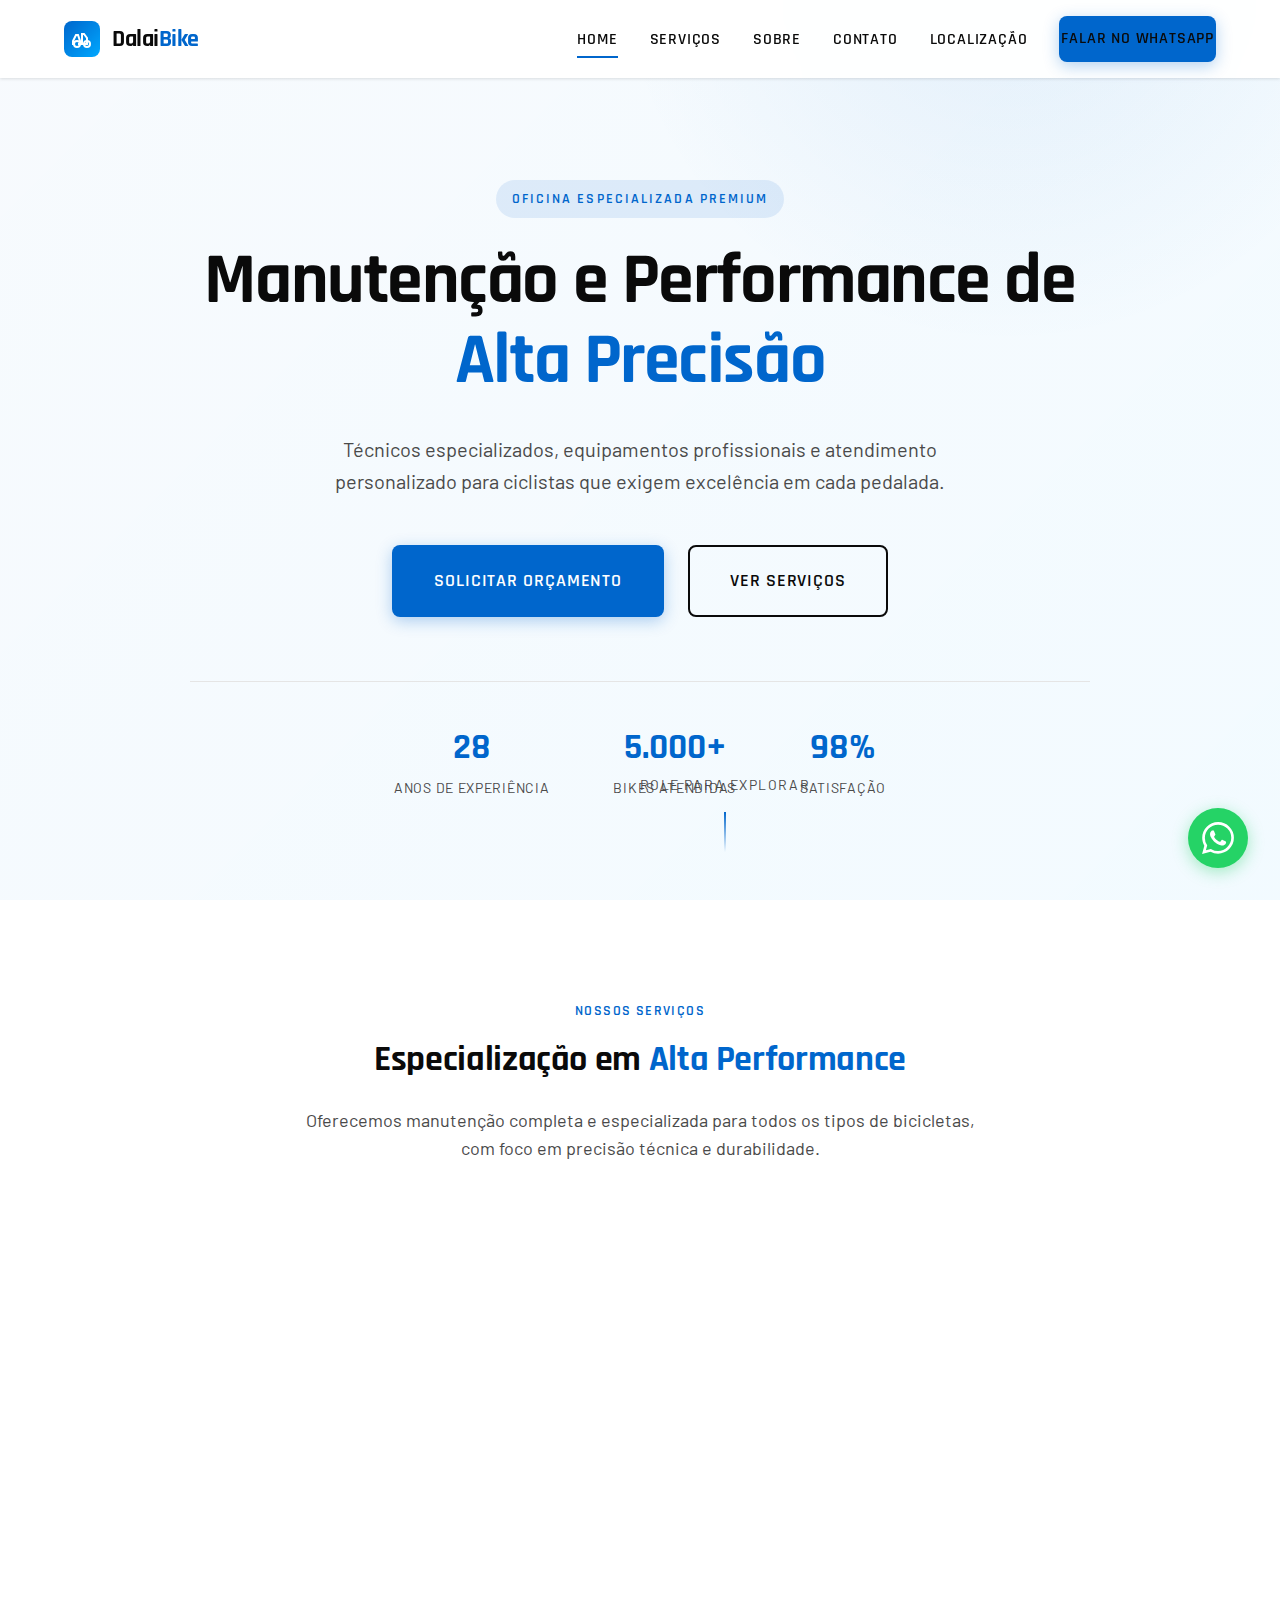
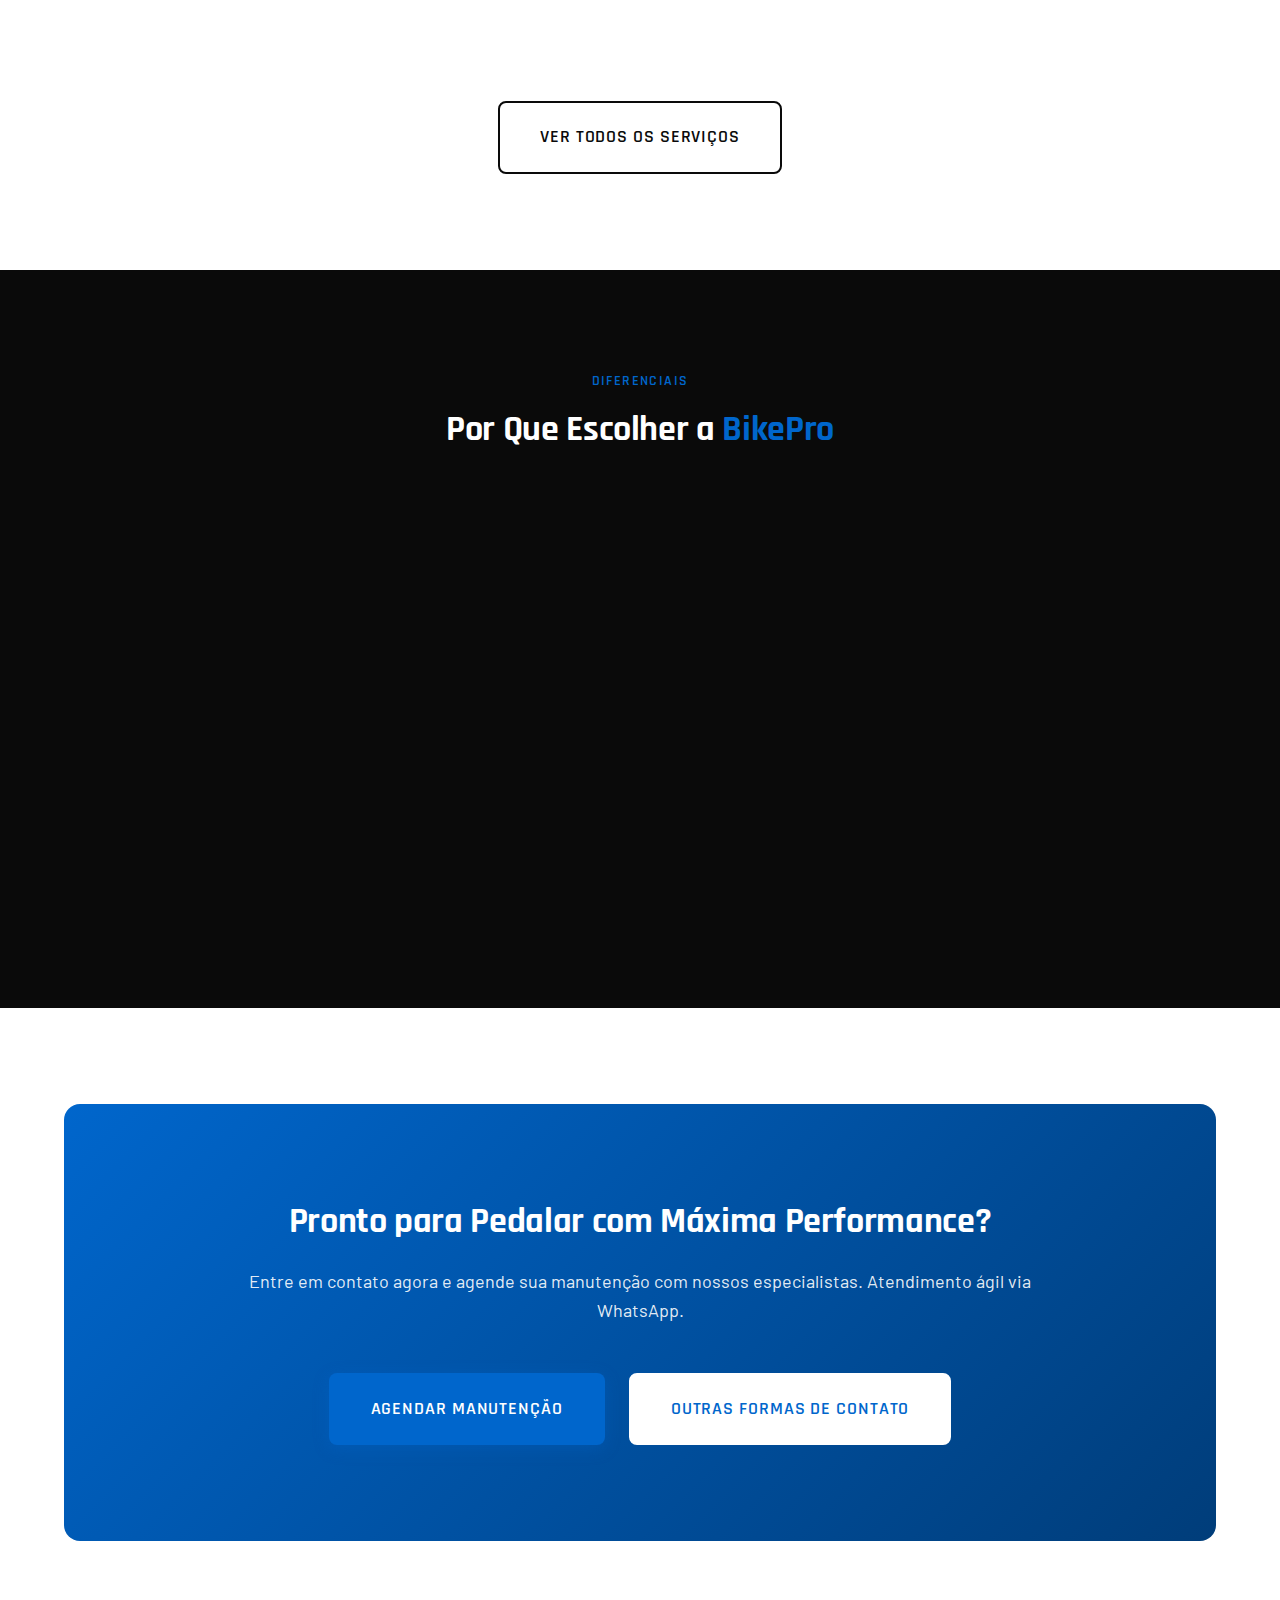
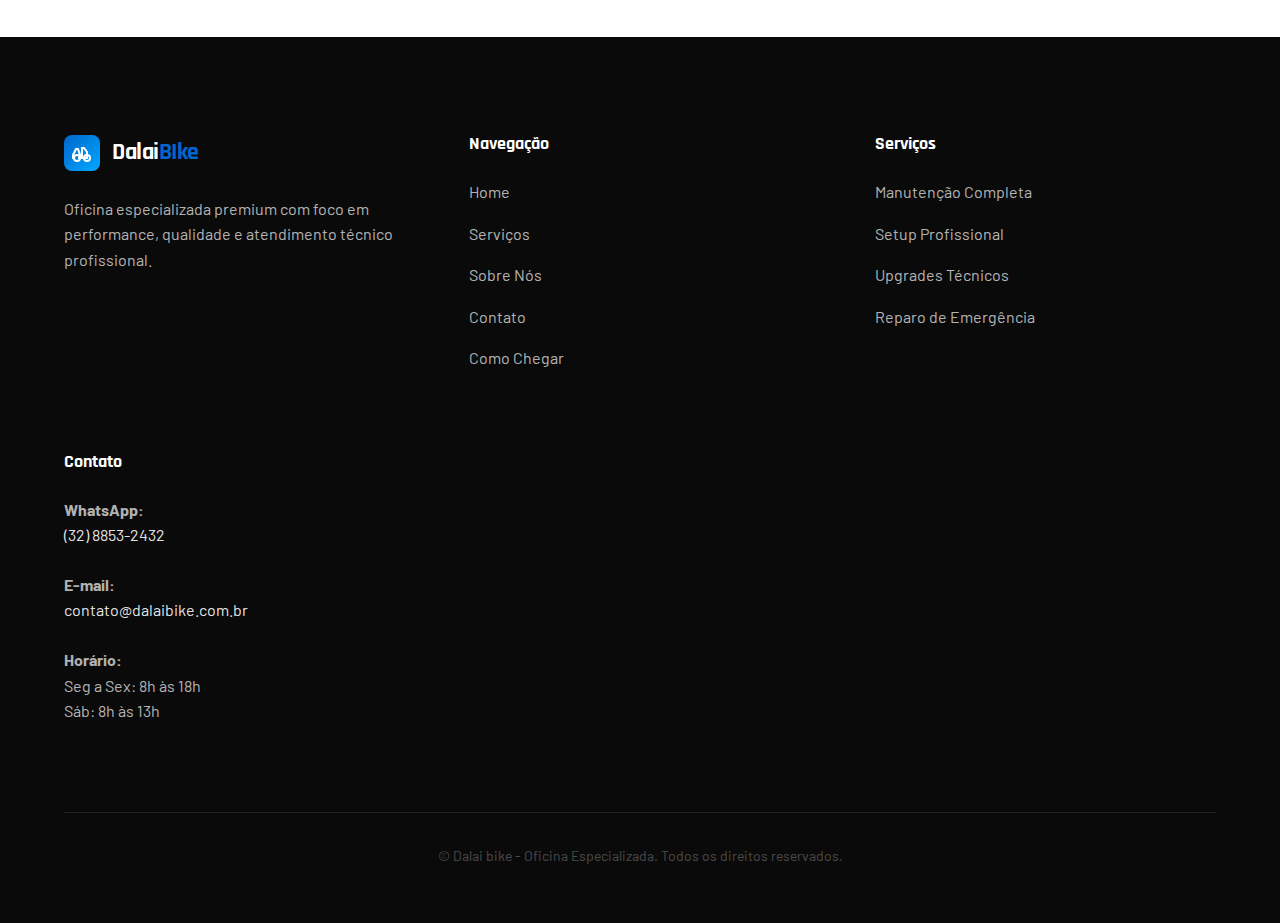
<file: dalaybiker/index.html>
<!DOCTYPE html>
<html lang="pt-BR">
<head>
    <meta charset="UTF-8">
    <meta name="viewport" content="width=device-width, initial-scale=1.0">
    <meta name="description" content="Oficina especializada em bicicletas premium. Manutenção profissional, ajustes técnicos e upgrades para ciclistas exigentes.">
    <meta name="keywords" content="oficina bicicleta, manutenção bike, mecânica especializada, bike premium, oficina profissional">
    <title>Oficina de Bicicletas | Manutenção Especializada e Profissional</title>
    <link rel="stylesheet" href="css/main.css">
    <link rel="preconnect" href="https://fonts.googleapis.com">
    <link rel="preconnect" href="https://fonts.gstatic.com" crossorigin>
    <link href="https://fonts.googleapis.com/css2?family=Rajdhani:wght@500;600;700&family=Barlow:wght@400;500;600;700&display=swap" rel="stylesheet">
</head>
<body>
    <!-- WhatsApp Floating Button -->
    <a href="https://wa.me/553288532432?text=Olá!%20Gostaria%20de%20solicitar%20um%20orçamento" 
       class="whatsapp-float" 
       target="_blank" 
       rel="noopener noreferrer"
       aria-label="Falar no WhatsApp">
        <svg xmlns="http://www.w3.org/2000/svg" viewBox="0 0 24 24" fill="currentColor">
            <path d="M17.472 14.382c-.297-.149-1.758-.867-2.03-.967-.273-.099-.471-.148-.67.15-.197.297-.767.966-.94 1.164-.173.199-.347.223-.644.075-.297-.15-1.255-.463-2.39-1.475-.883-.788-1.48-1.761-1.653-2.059-.173-.297-.018-.458.13-.606.134-.133.298-.347.446-.52.149-.174.198-.298.298-.497.099-.198.05-.371-.025-.52-.075-.149-.669-1.612-.916-2.207-.242-.579-.487-.5-.669-.51-.173-.008-.371-.01-.57-.01-.198 0-.52.074-.792.372-.272.297-1.04 1.016-1.04 2.479 0 1.462 1.065 2.875 1.213 3.074.149.198 2.096 3.2 5.077 4.487.709.306 1.262.489 1.694.625.712.227 1.36.195 1.871.118.571-.085 1.758-.719 2.006-1.413.248-.694.248-1.289.173-1.413-.074-.124-.272-.198-.57-.347m-5.421 7.403h-.004a9.87 9.87 0 01-5.031-1.378l-.361-.214-3.741.982.998-3.648-.235-.374a9.86 9.86 0 01-1.51-5.26c.001-5.45 4.436-9.884 9.888-9.884 2.64 0 5.122 1.03 6.988 2.898a9.825 9.825 0 012.893 6.994c-.003 5.45-4.437 9.884-9.885 9.884m8.413-18.297A11.815 11.815 0 0012.05 0C5.495 0 .16 5.335.157 11.892c0 2.096.547 4.142 1.588 5.945L.057 24l6.305-1.654a11.882 11.882 0 005.683 1.448h.005c6.554 0 11.89-5.335 11.893-11.893a11.821 11.821 0 00-3.48-8.413z"/>
        </svg>
    </a>

    <!-- Header -->
    <header class="header">
        <nav class="navbar container">
            <div class="navbar__logo">
                <div class="logo">
                    <div class="logo__icon">
                        <svg xmlns="http://www.w3.org/2000/svg" viewBox="0 0 24 24" fill="none" stroke="currentColor" stroke-width="2">
                            <circle cx="7" cy="17" r="3"/>
                            <circle cx="17" cy="17" r="3"/>
                            <path d="M5 17H3v-3l3-6h2l2 6v3h-2M14 17h-2V7h2l3 4v6h-3"/>
                        </svg>
                    </div>
                    <span class="logo__text">Dalai<strong>Bike</strong></span>
                </div>
            </div>
            <button class="navbar__toggle" id="navToggle" aria-label="Menu de navegação" aria-expanded="false">
                <span></span>
                <span></span>
                <span></span>
            </button>
            <ul class="navbar__menu" id="navMenu">
                <li><a href="index.html" class="active">Home</a></li>
                <li><a href="pages/servicos.html">Serviços</a></li>
                <li><a href="pages/sobre.html">Sobre</a></li>
                <li><a href="pages/contato.html">Contato</a></li>
                <li><a href="pages/localizacao.html">Localização</a></li>
                <li><a href="https://wa.me/553288532432" class="btn btn--primary btn--small" target="_blank">Falar no WhatsApp</a></li>
            </ul>
        </nav>
    </header>

    <!-- Hero Section -->
    <section class="hero">
        <div class="hero__bg"></div>
        <div class="container">
            <div class="hero__content">
                <span class="hero__subtitle" data-animate="fade-up">Oficina Especializada Premium</span>
                <h1 class="hero__title" data-animate="fade-up" data-delay="100">
                    Manutenção e Performance de <span class="highlight">Alta Precisão</span>
                </h1>
                <p class="hero__description" data-animate="fade-up" data-delay="200">
                    Técnicos especializados, equipamentos profissionais e atendimento personalizado para ciclistas que exigem excelência em cada pedalada.
                </p>
                <div class="hero__actions" data-animate="fade-up" data-delay="300">
                    <a href="https://wa.me/553288532432?text=Olá!%20Gostaria%20de%20solicitar%20um%20orçamento" class="btn btn--primary btn--large" target="_blank">
                        Solicitar Orçamento
                    </a>
                    <a href="pages/servicos.html" class="btn btn--secondary btn--large">
                        Ver Serviços
                    </a>
                </div>
                <div class="hero__stats" data-animate="fade-up" data-delay="400">
                    <div class="stat">
                        <span class="stat__number">28</span>
                        <span class="stat__label">Anos de Experiência</span>
                    </div>
                    <div class="stat">
                        <span class="stat__number">5.000+</span>
                        <span class="stat__label">Bikes Atendidas</span>
                    </div>
                    <div class="stat">
                        <span class="stat__number">98%</span>
                        <span class="stat__label">Satisfação</span>
                    </div>
                </div>
            </div>
        </div>
        <div class="hero__scroll" data-animate="fade-up" data-delay="500">
            <span>Role para explorar</span>
            <div class="scroll-indicator"></div>
        </div>
    </section>

    <!-- Services Highlight -->
    <section class="services-highlight section">
        <div class="container">
            <div class="section__header">
                <span class="section__subtitle">Nossos Serviços</span>
                <h2 class="section__title">Especialização em <span class="highlight">Alta Performance</span></h2>
                <p class="section__description">
                    Oferecemos manutenção completa e especializada para todos os tipos de bicicletas, com foco em precisão técnica e durabilidade.
                </p>
            </div>
            <div class="services-grid">
                <article class="service-card" data-animate="fade-up">
                    <div class="service-card__icon">
                        <svg xmlns="http://www.w3.org/2000/svg" viewBox="0 0 24 24" fill="none" stroke="currentColor" stroke-width="2">
                            <path d="M14.7 6.3a1 1 0 0 0 0 1.4l1.6 1.6a1 1 0 0 0 1.4 0l3.77-3.77a6 6 0 0 1-7.94 7.94l-6.91 6.91a2.12 2.12 0 0 1-3-3l6.91-6.91a6 6 0 0 1 7.94-7.94l-3.76 3.76z"/>
                        </svg>
                    </div>
                    <h3 class="service-card__title">Manutenção Completa</h3>
                    <p class="service-card__description">
                        Revisão técnica detalhada de todos os componentes, ajustes de precisão e substituição de peças desgastadas.
                    </p>
                    <a href="pages/servicos.html#manutencao" class="service-card__link">
                        Saiba mais →
                    </a>
                </article>

                <article class="service-card" data-animate="fade-up" data-delay="100">
                    <div class="service-card__icon">
                        <svg xmlns="http://www.w3.org/2000/svg" viewBox="0 0 24 24" fill="none" stroke="currentColor" stroke-width="2">
                            <circle cx="12" cy="12" r="10"/>
                            <path d="M12 6v6l4 2"/>
                        </svg>
                    </div>
                    <h3 class="service-card__title">Setup Profissional</h3>
                    <p class="service-card__description">
                        Ajuste ergonômico personalizado, calibragem de suspensão e otimização de transmissão para máximo desempenho.
                    </p>
                    <a href="pages/servicos.html#setup" class="service-card__link">
                        Saiba mais →
                    </a>
                </article>

                <article class="service-card" data-animate="fade-up" data-delay="200">
                    <div class="service-card__icon">
                        <svg xmlns="http://www.w3.org/2000/svg" viewBox="0 0 24 24" fill="none" stroke="currentColor" stroke-width="2">
                            <polyline points="22 12 18 12 15 21 9 3 6 12 2 12"/>
                        </svg>
                    </div>
                    <h3 class="service-card__title">Upgrades Técnicos</h3>
                    <p class="service-card__description">
                        Consultoria especializada para melhorias de componentes, aumento de performance e modernização do seu equipamento.
                    </p>
                    <a href="pages/servicos.html#upgrades" class="service-card__link">
                        Saiba mais →
                    </a>
                </article>
            </div>
            <div class="section__cta">
                <a href="pages/servicos.html" class="btn btn--secondary btn--large">Ver Todos os Serviços</a>
            </div>
        </div>
    </section>

    <!-- Why Choose Us -->
    <section class="why-choose section section--dark">
        <div class="container">
            <div class="section__header">
                <span class="section__subtitle">Diferenciais</span>
                <h2 class="section__title">Por Que Escolher a <span class="highlight">BikePro</span></h2>
            </div>
            <div class="features-grid">
                <div class="feature" data-animate="fade-up">
                    <div class="feature__number">01</div>
                    <h3 class="feature__title">Expertise Técnica</h3>
                    <p class="feature__description">
                        Mecânicos certificados com mais de uma década de experiência em bikes de alta performance, MTB, Speed e Urban.
                    </p>
                </div>
                <div class="feature" data-animate="fade-up" data-delay="100">
                    <div class="feature__number">02</div>
                    <h3 class="feature__title">Equipamentos Profissionais</h3>
                    <p class="feature__description">
                        Ferramentas especializadas de marcas como Park Tool, Topeak e Shimano para garantir precisão milimétrica em cada ajuste.
                    </p>
                </div>
                <div class="feature" data-animate="fade-up" data-delay="200">
                    <div class="feature__number">03</div>
                    <h3 class="feature__title">Peças Originais</h3>
                    <p class="feature__description">
                        Trabalhamos apenas com componentes originais das melhores marcas, garantindo durabilidade e performance real.
                    </p>
                </div>
                <div class="feature" data-animate="fade-up" data-delay="300">
                    <div class="feature__number">04</div>
                    <h3 class="feature__title">Atendimento Personalizado</h3>
                    <p class="feature__description">
                        Cada bike é única. Analisamos suas necessidades específicas e criamos soluções customizadas para seu estilo de pedal.
                    </p>
                </div>
            </div>
        </div>
    </section>

    <!-- CTA Section -->
    <section class="cta-section section">
        <div class="container">
            <div class="cta-box">
                <div class="cta-box__content">
                    <h2 class="cta-box__title">Pronto para Pedalar com Máxima Performance?</h2>
                    <p class="cta-box__description">
                        Entre em contato agora e agende sua manutenção com nossos especialistas. Atendimento ágil via WhatsApp.
                    </p>
                    <div class="cta-box__actions">
                        <a href="https://wa.me/553288532432?text=Olá!%20Gostaria%20de%20agendar%20uma%20manutenção" class="btn btn--primary btn--large" target="_blank">
                            Agendar Manutenção
                        </a>
                        <a href="pages/contato.html" class="btn btn--secondary btn--large">
                            Outras Formas de Contato
                        </a>
                    </div>
                </div>
            </div>
        </div>
    </section>

    <!-- Footer -->
    <footer class="footer">
        <div class="container">
            <div class="footer__grid">
                <div class="footer__column">
                    <div class="logo logo--footer">
                        <div class="logo__icon">
                            <svg xmlns="http://www.w3.org/2000/svg" viewBox="0 0 24 24" fill="none" stroke="currentColor" stroke-width="2">
                                <circle cx="7" cy="17" r="3"/>
                                <circle cx="17" cy="17" r="3"/>
                                <path d="M5 17H3v-3l3-6h2l2 6v3h-2M14 17h-2V7h2l3 4v6h-3"/>
                            </svg>
                        </div>
                        <span class="logo__text">Dalai<strong>BIke</strong></span>
                    </div>
                    <p class="footer__description">
                        Oficina especializada premium com foco em performance, qualidade e atendimento técnico profissional.
                    </p>
                </div>
                <div class="footer__column">
                    <h4 class="footer__title">Navegação</h4>
                    <ul class="footer__links">
                        <li><a href="index.html">Home</a></li>
                        <li><a href="pages/servicos.html">Serviços</a></li>
                        <li><a href="pages/sobre.html">Sobre Nós</a></li>
                        <li><a href="pages/contato.html">Contato</a></li>
                        <li><a href="pages/localizacao.html">Como Chegar</a></li>
                    </ul>
                </div>
                <div class="footer__column">
                    <h4 class="footer__title">Serviços</h4>
                    <ul class="footer__links">
                        <li><a href="pages/servicos.html#manutencao">Manutenção Completa</a></li>
                        <li><a href="pages/servicos.html#setup">Setup Profissional</a></li>
                        <li><a href="pages/servicos.html#upgrades">Upgrades Técnicos</a></li>
                        <li><a href="pages/servicos.html#emergencia">Reparo de Emergência</a></li>
                    </ul>
                </div>
                <div class="footer__column">
                    <h4 class="footer__title">Contato</h4>
                    <ul class="footer__contact">
                        <li>
                            <strong>WhatsApp:</strong><br>
                            <a href="https://wa.me/553288532432" target="_blank">(32) 8853-2432</a>
                        </li>
                        <li>
                            <strong>E-mail:</strong><br>
                            <a href="mailto:contato@dalaibike.com.br">contato@dalaibike.com.br</a>
                        </li>
                        <li>
                            <strong>Horário:</strong><br>
                            Seg a Sex: 8h às 18h<br>
                            Sáb: 8h às 13h
                        </li>
                    </ul>
                </div>
            </div>
            <div class="footer__bottom">
                <p>&copy; Dalai bike - Oficina Especializada. Todos os direitos reservados.</p>
            </div>
        </div>
    </footer>

    <script src="js/main.js"></script>
</body>
</html>
</file>
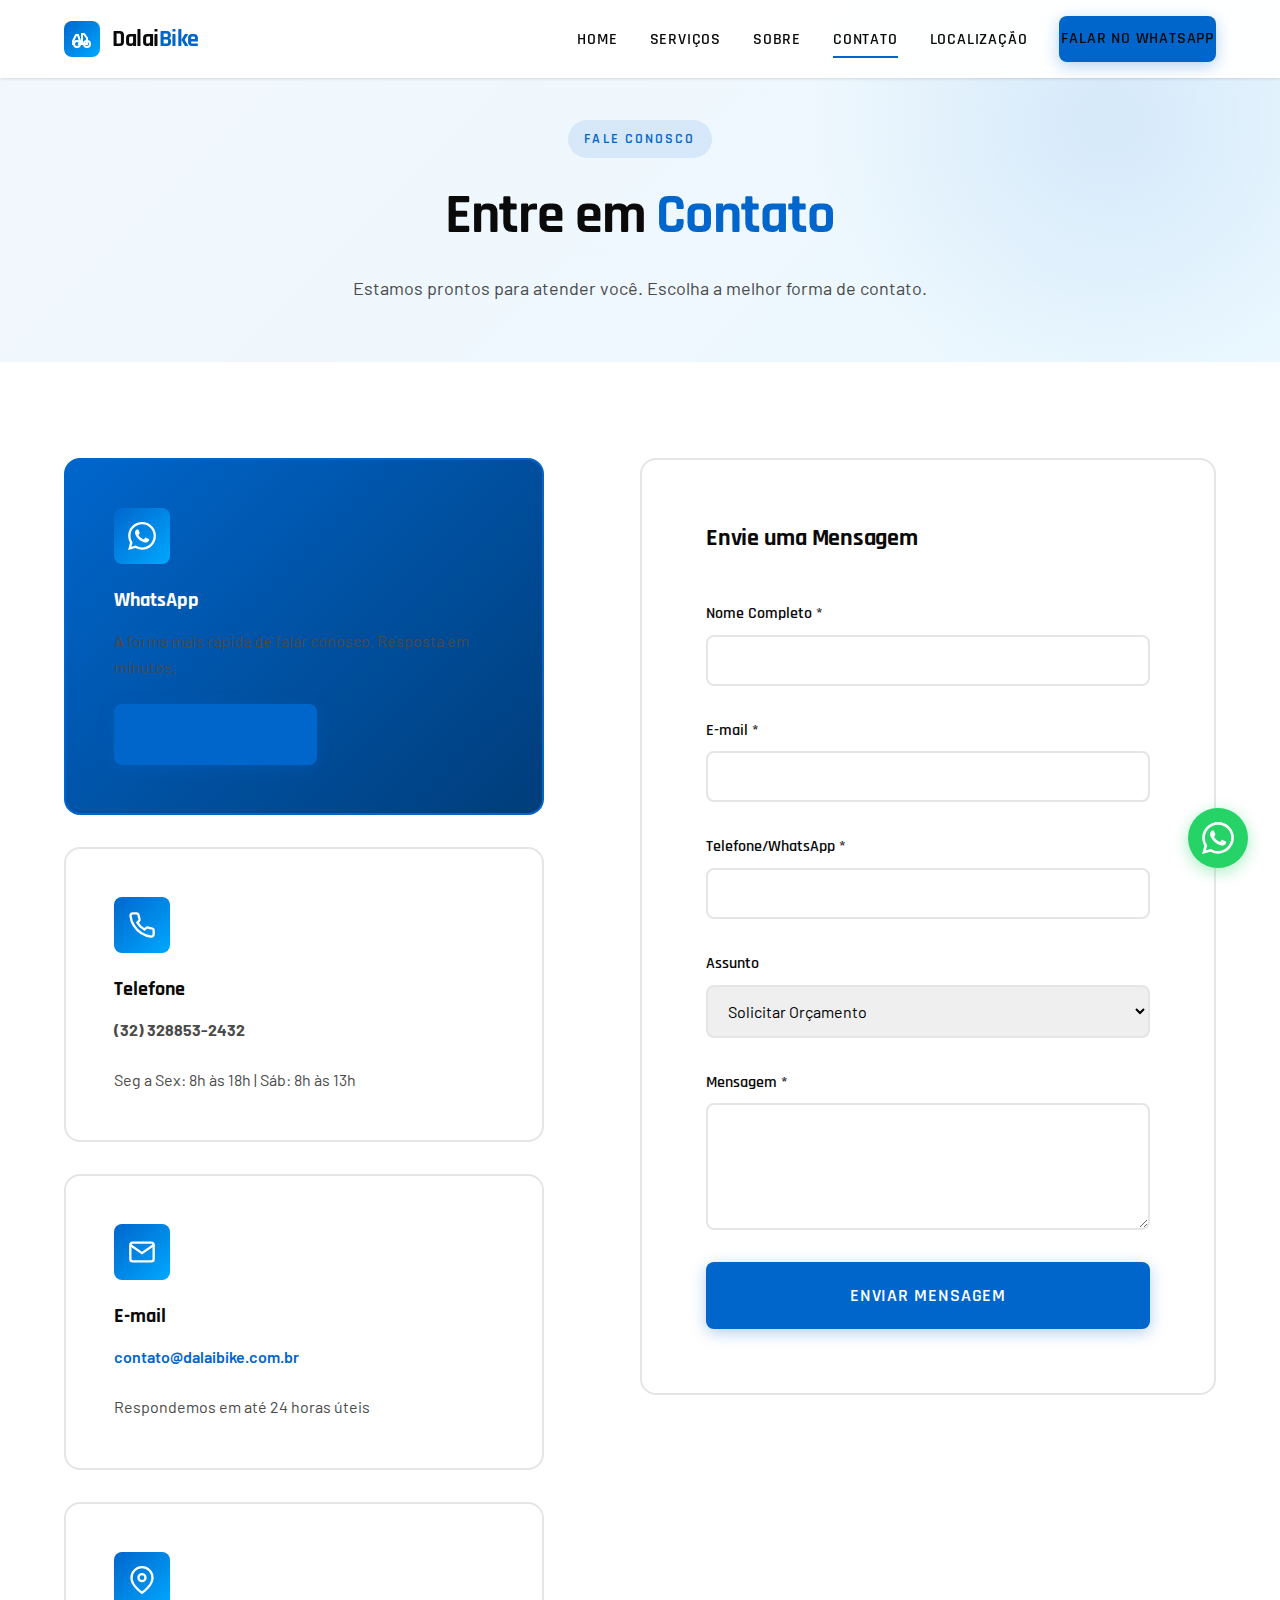
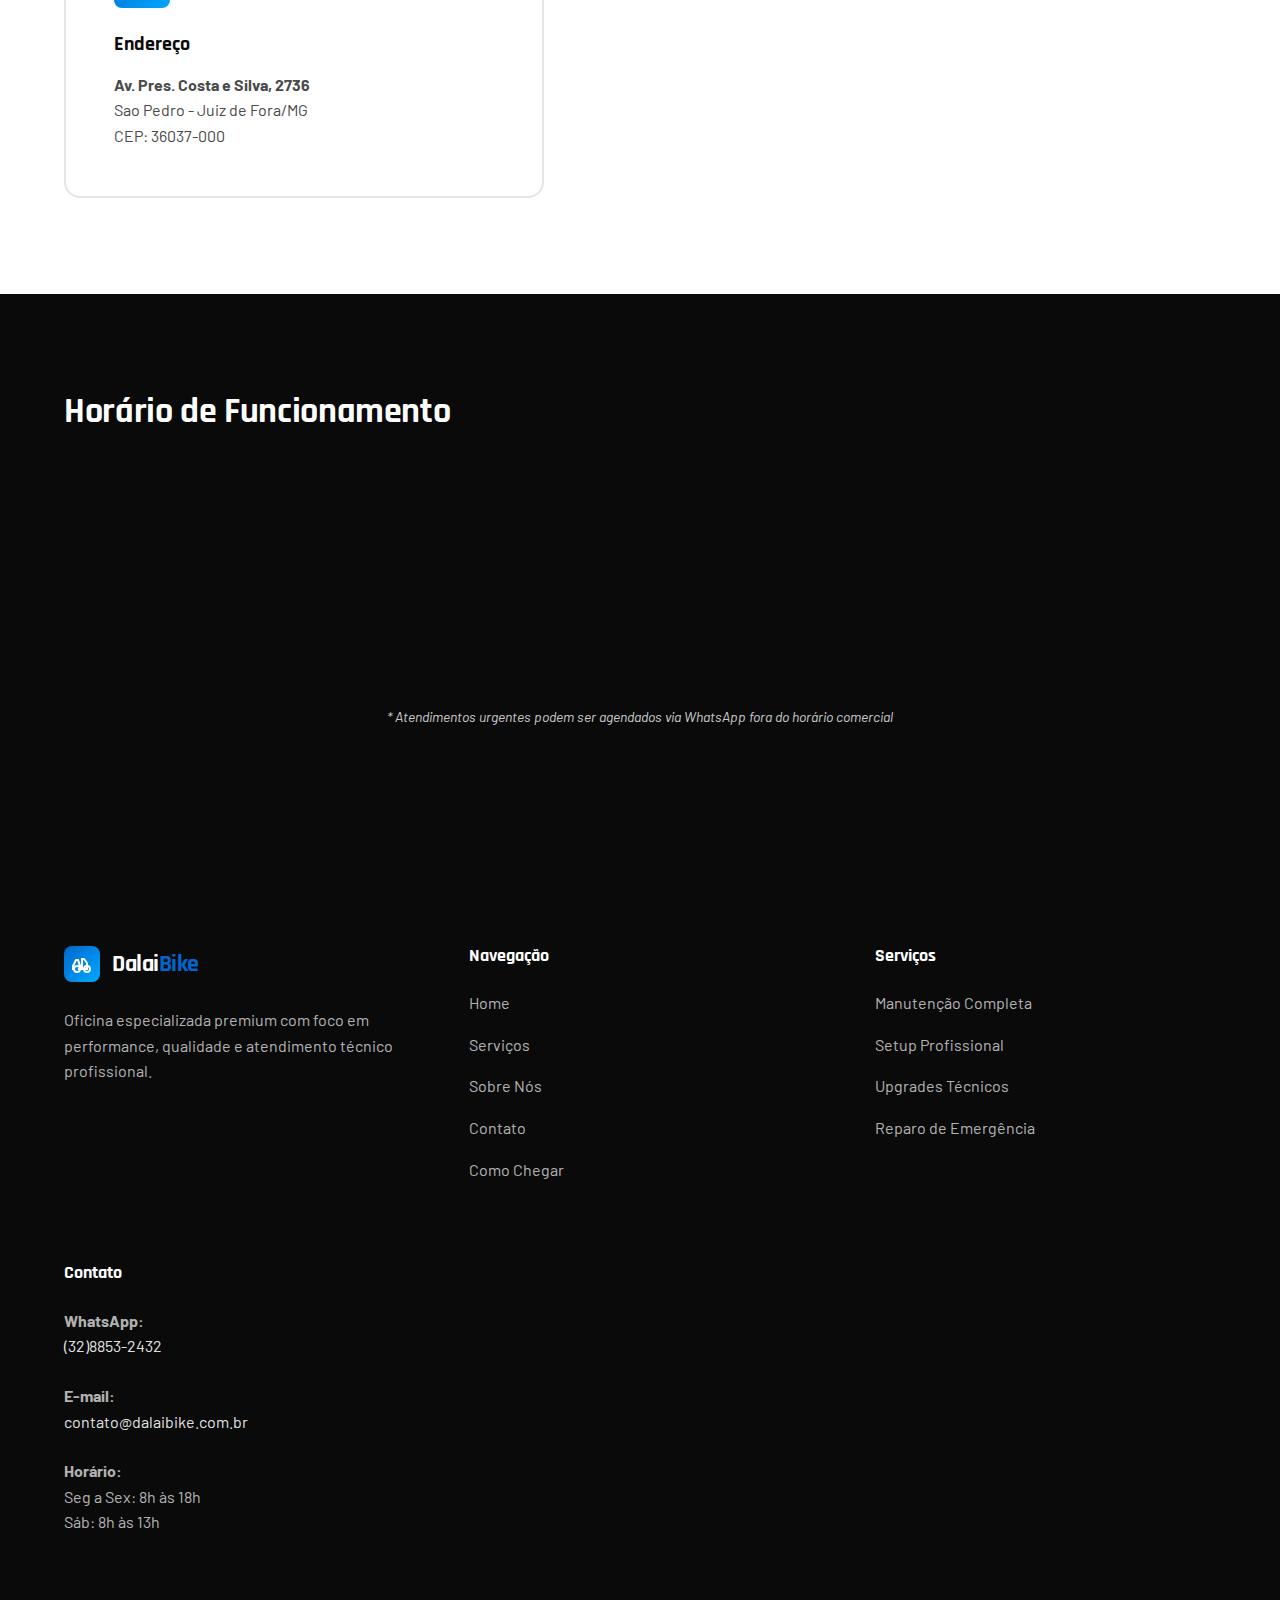
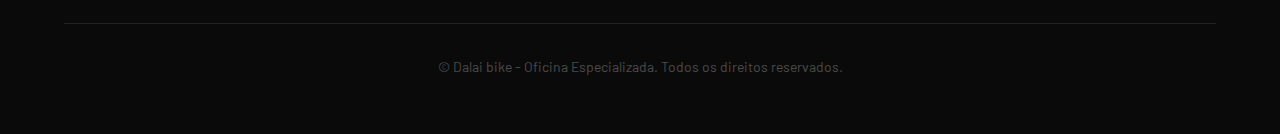
<file: dalaybiker/pages/contato.html>
<!DOCTYPE html>
<html lang="pt-BR">
<head>
    <meta charset="UTF-8">
    <meta name="viewport" content="width=device-width, initial-scale=1.0">
    <meta name="description" content="Entre em contato com a Dalai bike. WhatsApp, telefone, e-mail, formulário de contato. Horários de funcionamento e formas de agendamento.">
    <title>Contato | Dalai bike oficina especializada</title>
    <link rel="stylesheet" href="../css/main.css">
    <link rel="stylesheet" href="../css/pages.css">
    <link rel="preconnect" href="https://fonts.googleapis.com">
    <link rel="preconnect" href="https://fonts.gstatic.com" crossorigin>
    <link href="https://fonts.googleapis.com/css2?family=Rajdhani:wght@500;600;700&family=Barlow:wght@400;500;600;700&display=swap" rel="stylesheet">
</head>
<body>
    <a href="https://wa.me/553288532432?text=Olá!%20Gostaria%20de%20solicitar%20um%20orçamento" class="whatsapp-float" target="_blank" rel="noopener noreferrer" aria-label="Falar no WhatsApp">
        <svg xmlns="http://www.w3.org/2000/svg" viewBox="0 0 24 24" fill="currentColor"><path d="M17.472 14.382c-.297-.149-1.758-.867-2.03-.967-.273-.099-.471-.148-.67.15-.197.297-.767.966-.94 1.164-.173.199-.347.223-.644.075-.297-.15-1.255-.463-2.39-1.475-.883-.788-1.48-1.761-1.653-2.059-.173-.297-.018-.458.13-.606.134-.133.298-.347.446-.52.149-.174.198-.298.298-.497.099-.198.05-.371-.025-.52-.075-.149-.669-1.612-.916-2.207-.242-.579-.487-.5-.669-.51-.173-.008-.371-.01-.57-.01-.198 0-.52.074-.792.372-.272.297-1.04 1.016-1.04 2.479 0 1.462 1.065 2.875 1.213 3.074.149.198 2.096 3.2 5.077 4.487.709.306 1.262.489 1.694.625.712.227 1.36.195 1.871.118.571-.085 1.758-.719 2.006-1.413.248-.694.248-1.289.173-1.413-.074-.124-.272-.198-.57-.347m-5.421 7.403h-.004a9.87 9.87 0 01-5.031-1.378l-.361-.214-3.741.982.998-3.648-.235-.374a9.86 9.86 0 01-1.51-5.26c.001-5.45 4.436-9.884 9.888-9.884 2.64 0 5.122 1.03 6.988 2.898a9.825 9.825 0 012.893 6.994c-.003 5.45-4.437 9.884-9.885 9.884m8.413-18.297A11.815 11.815 0 0012.05 0C5.495 0 .16 5.335.157 11.892c0 2.096.547 4.142 1.588 5.945L.057 24l6.305-1.654a11.882 11.882 0 005.683 1.448h.005c6.554 0 11.89-5.335 11.893-11.893a11.821 11.821 0 00-3.48-8.413z"/></svg>
    </a>
    <header class="header">
        <nav class="navbar container">
            <div class="navbar__logo"><a href="../index.html"><div class="logo"><div class="logo__icon"><svg xmlns="http://www.w3.org/2000/svg" viewBox="0 0 24 24" fill="none" stroke="currentColor" stroke-width="2"><circle cx="7" cy="17" r="3"/><circle cx="17" cy="17" r="3"/><path d="M5 17H3v-3l3-6h2l2 6v3h-2M14 17h-2V7h2l3 4v6h-3"/></svg></div><span class="logo__text">Dalai<strong>Bike</strong></span></div></a></div>
            <button class="navbar__toggle" id="navToggle" aria-label="Menu de navegação" aria-expanded="false"><span></span><span></span><span></span></button>
            <ul class="navbar__menu" id="navMenu">
                <li><a href="../index.html">Home</a></li>
                <li><a href="servicos.html">Serviços</a></li>
                <li><a href="sobre.html">Sobre</a></li>
                <li><a href="contato.html" class="active">Contato</a></li>
                <li><a href="localizacao.html">Localização</a></li>
                <li><a href="https://wa.me/553288532432" class="btn btn--primary btn--small" target="_blank">Falar no WhatsApp</a></li>
            </ul>
        </nav>
    </header>
    <section class="page-header">
        <div class="container"><div class="page-header__content">
            <span class="page-header__subtitle" data-animate="fade-up">Fale Conosco</span>
            <h1 class="page-header__title" data-animate="fade-up" data-delay="100">Entre em <span class="highlight">Contato</span></h1>
            <p class="page-header__description" data-animate="fade-up" data-delay="200">Estamos prontos para atender você. Escolha a melhor forma de contato.</p>
        </div></div>
    </section>
    <section class="contact-section section">
        <div class="container">
            <div class="contact-grid">
                <div class="contact-methods" data-animate="fade-up">
                    <div class="contact-card contact-card--primary">
                        <div class="contact-card__icon"><svg xmlns="http://www.w3.org/2000/svg" viewBox="0 0 24 24" fill="currentColor"><path d="M17.472 14.382c-.297-.149-1.758-.867-2.03-.967-.273-.099-.471-.148-.67.15-.197.297-.767.966-.94 1.164-.173.199-.347.223-.644.075-.297-.15-1.255-.463-2.39-1.475-.883-.788-1.48-1.761-1.653-2.059-.173-.297-.018-.458.13-.606.134-.133.298-.347.446-.52.149-.174.198-.298.298-.497.099-.198.05-.371-.025-.52-.075-.149-.669-1.612-.916-2.207-.242-.579-.487-.5-.669-.51-.173-.008-.371-.01-.57-.01-.198 0-.52.074-.792.372-.272.297-1.04 1.016-1.04 2.479 0 1.462 1.065 2.875 1.213 3.074.149.198 2.096 3.2 5.077 4.487.709.306 1.262.489 1.694.625.712.227 1.36.195 1.871.118.571-.085 1.758-.719 2.006-1.413.248-.694.248-1.289.173-1.413-.074-.124-.272-.198-.57-.347m-5.421 7.403h-.004a9.87 9.87 0 01-5.031-1.378l-.361-.214-3.741.982.998-3.648-.235-.374a9.86 9.86 0 01-1.51-5.26c.001-5.45 4.436-9.884 9.888-9.884 2.64 0 5.122 1.03 6.988 2.898a9.825 9.825 0 012.893 6.994c-.003 5.45-4.437 9.884-9.885 9.884m8.413-18.297A11.815 11.815 0 0012.05 0C5.495 0 .16 5.335.157 11.892c0 2.096.547 4.142 1.588 5.945L.057 24l6.305-1.654a11.882 11.882 0 005.683 1.448h.005c6.554 0 11.89-5.335 11.893-11.893a11.821 11.821 0 00-3.48-8.413z"/></svg></div>
                        <h3>WhatsApp</h3>
                        <p>A forma mais rápida de falar conosco. Resposta em minutos.</p>
                        <a href="https://wa.me/553288532432?text=Olá!%20Gostaria%20de%20falar%20com%20a%20BikePro" class="btn btn--primary" target="_blank">Iniciar Conversa</a>
                    </div>
                    <div class="contact-card">
                        <div class="contact-card__icon"><svg xmlns="http://www.w3.org/2000/svg" viewBox="0 0 24 24" fill="none" stroke="currentColor" stroke-width="2"><path d="M22 16.92v3a2 2 0 0 1-2.18 2 19.79 19.79 0 0 1-8.63-3.07 19.5 19.5 0 0 1-6-6 19.79 19.79 0 0 1-3.07-8.67A2 2 0 0 1 4.11 2h3a2 2 0 0 1 2 1.72 12.84 12.84 0 0 0 .7 2.81 2 2 0 0 1-.45 2.11L8.09 9.91a16 16 0 0 0 6 6l1.27-1.27a2 2 0 0 1 2.11-.45 12.84 12.84 0 0 0 2.81.7A2 2 0 0 1 22 16.92z"/></svg></div>
                        <h3>Telefone</h3>
                        <p><strong>(32) 328853-2432</strong></p>
                        <p>Seg a Sex: 8h às 18h | Sáb: 8h às 13h</p>
                    </div>
                    <div class="contact-card">
                        <div class="contact-card__icon"><svg xmlns="http://www.w3.org/2000/svg" viewBox="0 0 24 24" fill="none" stroke="currentColor" stroke-width="2"><path d="M4 4h16c1.1 0 2 .9 2 2v12c0 1.1-.9 2-2 2H4c-1.1 0-2-.9-2-2V6c0-1.1.9-2 2-2z"/><polyline points="22,6 12,13 2,6"/></svg></div>
                        <h3>E-mail</h3>
                        <p><a href="mailto:contato@dalaibike.com.br">contato@dalaibike.com.br</a></p>
                        <p>Respondemos em até 24 horas úteis</p>
                    </div>
                    <div class="contact-card">
                        <div class="contact-card__icon"><svg xmlns="http://www.w3.org/2000/svg" viewBox="0 0 24 24" fill="none" stroke="currentColor" stroke-width="2"><path d="M21 10c0 7-9 13-9 13s-9-6-9-13a9 9 0 0 1 18 0z"/><circle cx="12" cy="10" r="3"/></svg></div>
                        <h3>Endereço</h3>
                        <p><strong>Av. Pres. Costa e Silva, 2736</strong><br>Sao Pedro - Juiz de Fora/MG<br>CEP: 36037-000</p>
                    </div>
                </div>
                <div class="contact-form-wrapper" data-animate="fade-up" data-delay="100">
                    <h2>Envie uma Mensagem</h2>
                    <form class="contact-form" data-validate>
                        <div class="form-group">
                            <label for="nome">Nome Completo *</label>
                            <input type="text" id="nome" name="nome" required>
                        </div>
                        <div class="form-group">
                            <label for="email">E-mail *</label>
                            <input type="email" id="email" name="email" required>
                        </div>
                        <div class="form-group">
                            <label for="telefone">Telefone/WhatsApp *</label>
                            <input type="tel" id="telefone" name="telefone" required>
                        </div>
                        <div class="form-group">
                            <label for="assunto">Assunto</label>
                            <select id="assunto" name="assunto">
                                <option value="orcamento">Solicitar Orçamento</option>
                                <option value="agendamento">Agendar Manutenção</option>
                                <option value="duvida">Dúvida Técnica</option>
                                <option value="outro">Outro Assunto</option>
                            </select>
                        </div>
                        <div class="form-group">
                            <label for="mensagem">Mensagem *</label>
                            <textarea id="mensagem" name="mensagem" rows="5" required></textarea>
                        </div>
                        <button type="submit" class="btn btn--primary btn--large">Enviar Mensagem</button>
                    </form>
                </div>
            </div>
        </div>
    </section>
    <section class="schedule-section section section--dark">
        <div class="container">
            <h2 class="section__title">Horário de Funcionamento</h2>
            <div class="schedule-grid">
                <div class="schedule-item" data-animate="fade-up"><strong>Segunda a Sexta</strong><span>8:00 - 18:00</span></div>
                <div class="schedule-item" data-animate="fade-up" data-delay="100"><strong>Sábado</strong><span>8:00 - 13:00</span></div>
                <div class="schedule-item" data-animate="fade-up" data-delay="200"><strong>Domingo e Feriados</strong><span>Fechado</span></div>
            </div>
            <p class="schedule-note">* Atendimentos urgentes podem ser agendados via WhatsApp fora do horário comercial</p>
        </div>
    </section>
    <footer class="footer">
        <div class="container">
            <div class="footer__grid">
                <div class="footer__column"><a href="../index.html"><div class="logo logo--footer"><div class="logo__icon"><svg xmlns="http://www.w3.org/2000/svg" viewBox="0 0 24 24" fill="none" stroke="currentColor" stroke-width="2"><circle cx="7" cy="17" r="3"/><circle cx="17" cy="17" r="3"/><path d="M5 17H3v-3l3-6h2l2 6v3h-2M14 17h-2V7h2l3 4v6h-3"/></svg></div><span class="logo__text">Dalai<strong>Bike</strong></span></div></a><p class="footer__description">Oficina especializada premium com foco em performance, qualidade e atendimento técnico profissional.</p></div>
                <div class="footer__column"><h4 class="footer__title">Navegação</h4><ul class="footer__links"><li><a href="../index.html">Home</a></li><li><a href="servicos.html">Serviços</a></li><li><a href="sobre.html">Sobre Nós</a></li><li><a href="contato.html">Contato</a></li><li><a href="localizacao.html">Como Chegar</a></li></ul></div>
                <div class="footer__column"><h4 class="footer__title">Serviços</h4><ul class="footer__links"><li><a href="servicos.html#manutencao">Manutenção Completa</a></li><li><a href="servicos.html#setup">Setup Profissional</a></li><li><a href="servicos.html#upgrades">Upgrades Técnicos</a></li><li><a href="servicos.html#emergencia">Reparo de Emergência</a></li></ul></div>
                <div class="footer__column"><h4 class="footer__title">Contato</h4><ul class="footer__contact"><li><strong>WhatsApp:</strong><br><a href="https://wa.me/553288532432" target="_blank">(32)8853-2432</a></li><li><strong>E-mail:</strong><br><a href="mailto:contato@dalaibike.com.br">contato@dalaibike.com.br</a></li><li><strong>Horário:</strong><br>Seg a Sex: 8h às 18h<br>Sáb: 8h às 13h</li></ul></div>
            </div>
            <div class="footer__bottom"><p>&copy; Dalai bike - Oficina Especializada. Todos os direitos reservados.</p></div>
        </div>
    </footer>
    <script src="../js/main.js"></script>
</body>
</html>
</file>
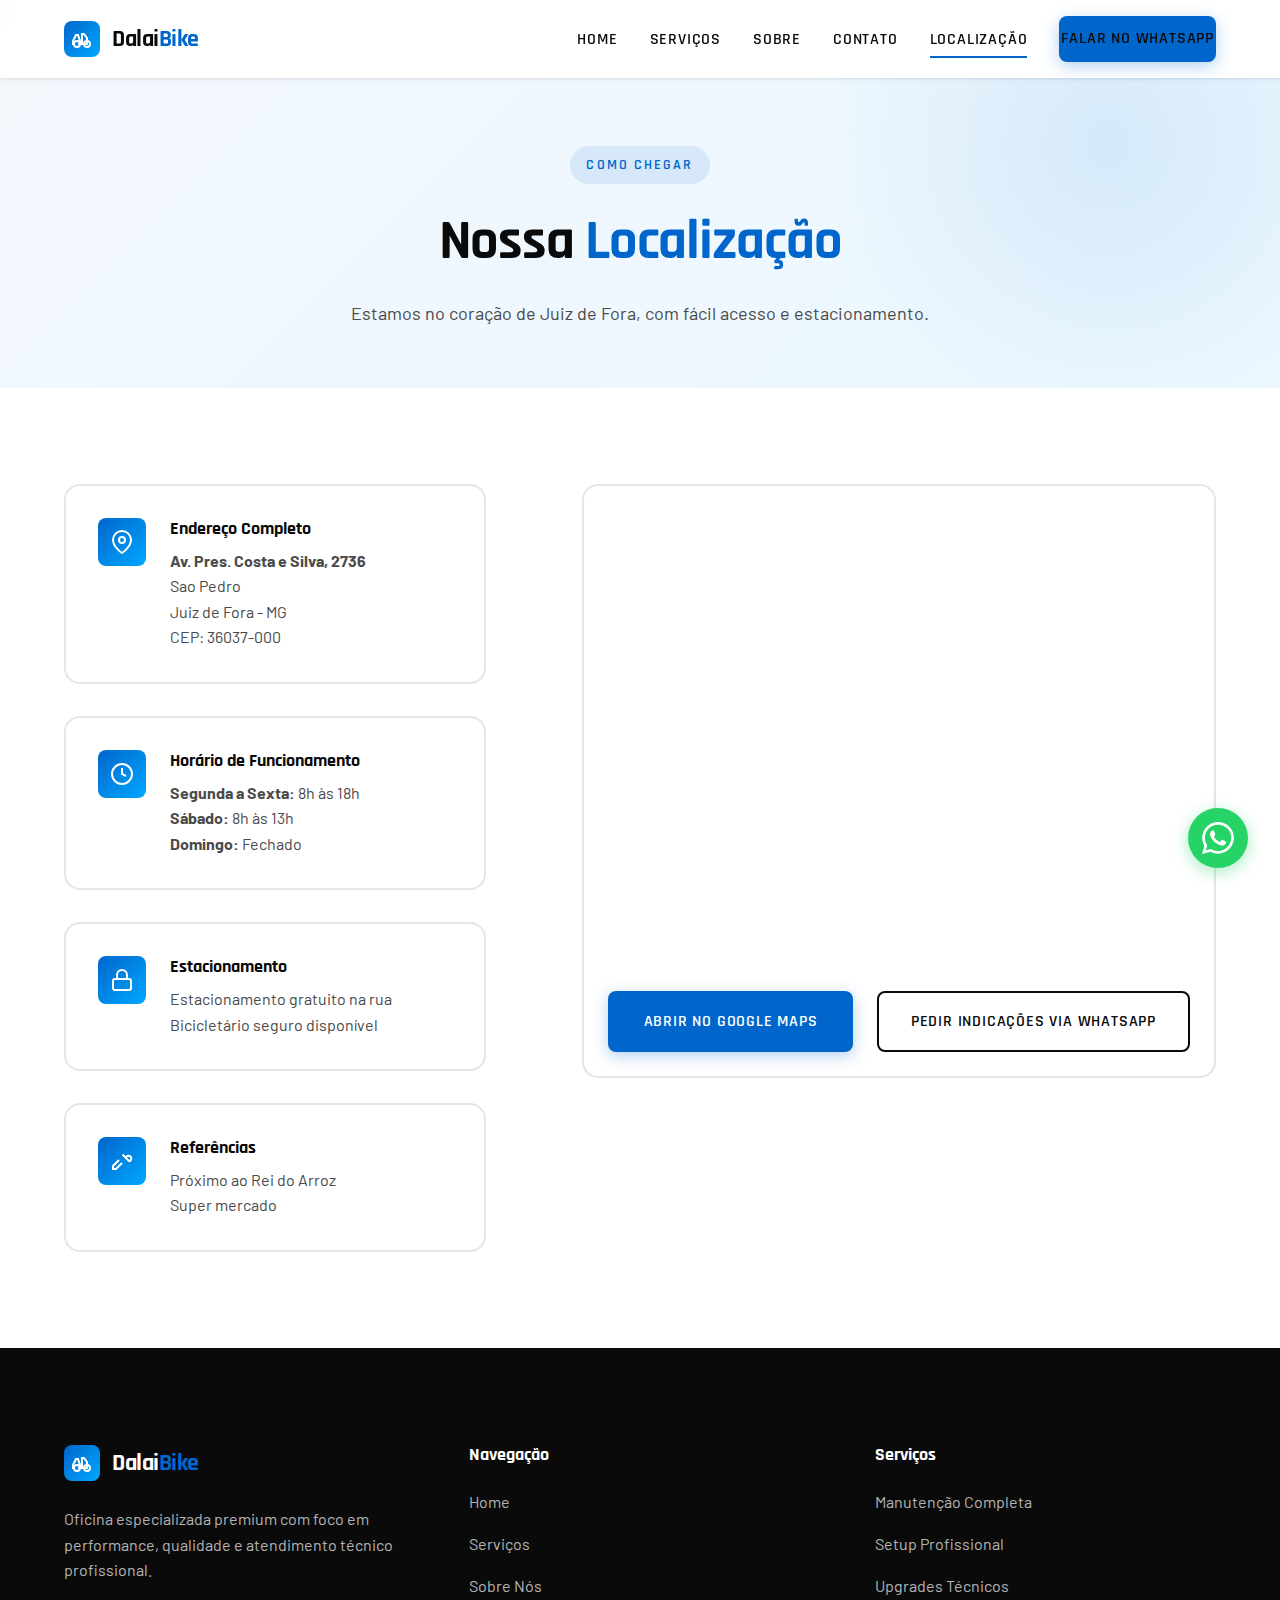
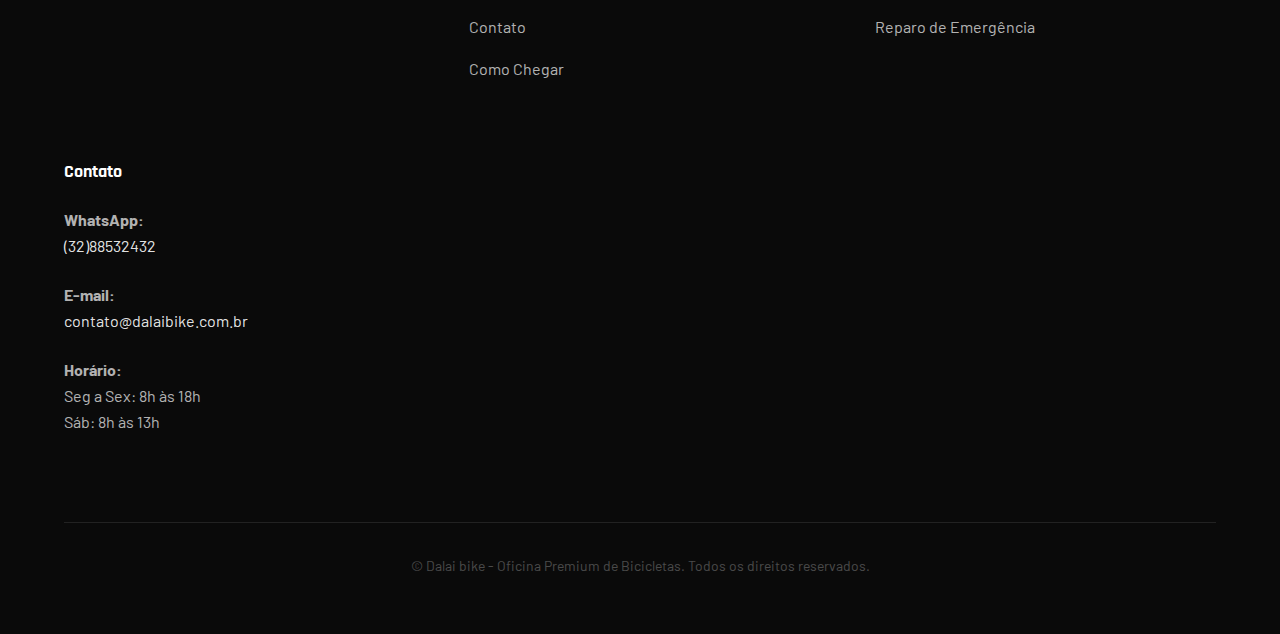
<file: dalaybiker/pages/localizacao.html>
<!DOCTYPE html>
<html lang="pt-BR">
<head>
    <meta charset="UTF-8">
    <meta name="viewport" content="width=device-width, initial-scale=1.0">
    <meta name="description" content="Localização do dalaibike. Mapa, endereço completo, referências e instruções de como chegar de carro, transporte público ou bicicleta.">
    <title>Localização | Dalai bike oficina especializada</title>
    <link rel="stylesheet" href="../css/main.css">
    <link rel="stylesheet" href="../css/pages.css">
    <link rel="preconnect" href="https://fonts.googleapis.com">
    <link rel="preconnect" href="https://fonts.gstatic.com" crossorigin>
    <link href="https://fonts.googleapis.com/css2?family=Rajdhani:wght@500;600;700&family=Barlow:wght@400;500;600;700&display=swap" rel="stylesheet">
</head>
<body>55
    <a href="https://wa.me/553288532432?text=Olá!%20Gostaria%20de%20solicitar%20um%20orçamento" class="whatsapp-float" target="_blank" rel="noopener noreferrer" aria-label="Falar no WhatsApp">
        <svg xmlns="http://www.w3.org/2000/svg" viewBox="0 0 24 24" fill="currentColor"><path d="M17.472 14.382c-.297-.149-1.758-.867-2.03-.967-.273-.099-.471-.148-.67.15-.197.297-.767.966-.94 1.164-.173.199-.347.223-.644.075-.297-.15-1.255-.463-2.39-1.475-.883-.788-1.48-1.761-1.653-2.059-.173-.297-.018-.458.13-.606.134-.133.298-.347.446-.52.149-.174.198-.298.298-.497.099-.198.05-.371-.025-.52-.075-.149-.669-1.612-.916-2.207-.242-.579-.487-.5-.669-.51-.173-.008-.371-.01-.57-.01-.198 0-.52.074-.792.372-.272.297-1.04 1.016-1.04 2.479 0 1.462 1.065 2.875 1.213 3.074.149.198 2.096 3.2 5.077 4.487.709.306 1.262.489 1.694.625.712.227 1.36.195 1.871.118.571-.085 1.758-.719 2.006-1.413.248-.694.248-1.289.173-1.413-.074-.124-.272-.198-.57-.347m-5.421 7.403h-.004a9.87 9.87 0 01-5.031-1.378l-.361-.214-3.741.982.998-3.648-.235-.374a9.86 9.86 0 01-1.51-5.26c.001-5.45 4.436-9.884 9.888-9.884 2.64 0 5.122 1.03 6.988 2.898a9.825 9.825 0 012.893 6.994c-.003 5.45-4.437 9.884-9.885 9.884m8.413-18.297A11.815 11.815 0 0012.05 0C5.495 0 .16 5.335.157 11.892c0 2.096.547 4.142 1.588 5.945L.057 24l6.305-1.654a11.882 11.882 0 005.683 1.448h.005c6.554 0 11.89-5.335 11.893-11.893a11.821 11.821 0 00-3.48-8.413z"/></svg>
    </a>
    <header class="header">
        <nav class="navbar container">
            <div class="navbar__logo"><a href="../index.html"><div class="logo"><div class="logo__icon"><svg xmlns="http://www.w3.org/2000/svg" viewBox="0 0 24 24" fill="none" stroke="currentColor" stroke-width="2"><circle cx="7" cy="17" r="3"/><circle cx="17" cy="17" r="3"/><path d="M5 17H3v-3l3-6h2l2 6v3h-2M14 17h-2V7h2l3 4v6h-3"/></svg></div><span class="logo__text">Dalai<strong>Bike</strong></span></div></a></div>
            <button class="navbar__toggle" id="navToggle" aria-label="Menu de navegação" aria-expanded="false"><span></span><span></span><span></span></button>
            <ul class="navbar__menu" id="navMenu">
                <li><a href="../index.html">Home</a></li>
                <li><a href="servicos.html">Serviços</a></li>
                <li><a href="sobre.html">Sobre</a></li>
                <li><a href="contato.html">Contato</a></li>
                <li><a href="localizacao.html" class="active">Localização</a></li>
                <li><a href="https://wa.me/553288532432" class="btn btn--primary btn--small" target="_blank">Falar no WhatsApp</a></li>
            </ul>
        </nav>
    </header>
    <section class="page-header">
        <div class="container"><div class="page-header__content">
            <span class="page-header__subtitle" data-animate="fade-up">Como Chegar</span>
            <h1 class="page-header__title" data-animate="fade-up" data-delay="100">Nossa <span class="highlight">Localização</span></h1>
            <p class="page-header__description" data-animate="fade-up" data-delay="200">Estamos no coração de Juiz de Fora, com fácil acesso e estacionamento.</p>
        </div></div>
    </section>
    <section class="location-section section">
        <div class="container">
            <div class="location-grid">
                <div class="location-info" data-animate="fade-up">
                    <div class="info-card">
                        <div class="info-card__icon"><svg xmlns="http://www.w3.org/2000/svg" viewBox="0 0 24 24" fill="none" stroke="currentColor" stroke-width="2"><path d="M21 10c0 7-9 13-9 13s-9-6-9-13a9 9 0 0 1 18 0z"/><circle cx="12" cy="10" r="3"/></svg></div>
                        <div class="info-card__content">
                            <h3>Endereço Completo</h3>
                            <p><strong>Av. Pres. Costa e Silva, 2736</strong><br>Sao Pedro<br>Juiz de Fora - MG<br>CEP: 36037-000</p>
                        </div>
                    </div>
                    <div class="info-card">
                        <div class="info-card__icon"><svg xmlns="http://www.w3.org/2000/svg" viewBox="0 0 24 24" fill="none" stroke="currentColor" stroke-width="2"><circle cx="12" cy="12" r="10"/><path d="M12 6v6l4 2"/></svg></div>
                        <div class="info-card__content">
                            <h3>Horário de Funcionamento</h3>
                            <p><strong>Segunda a Sexta:</strong> 8h às 18h<br><strong>Sábado:</strong> 8h às 13h<br><strong>Domingo:</strong> Fechado</p>
                        </div>
                    </div>
                    <div class="info-card">
                        <div class="info-card__icon"><svg xmlns="http://www.w3.org/2000/svg" viewBox="0 0 24 24" fill="none" stroke="currentColor" stroke-width="2"><rect x="3" y="11" width="18" height="11" rx="2" ry="2"/><path d="M7 11V7a5 5 0 0 1 10 0v4"/></svg></div>
                        <div class="info-card__content">
                            <h3>Estacionamento</h3>
                            <p>Estacionamento gratuito na rua<br>Bicicletário seguro disponível</p>
                        </div>
                    </div>
                    <div class="info-card">
                        <div class="info-card__icon"><svg xmlns="http://www.w3.org/2000/svg" viewBox="0 0 24 24" fill="none" stroke="currentColor" stroke-width="2"><path d="M9 11l-6 6v3h3l6-6m3.5-5.5l1-1a2.828 2.828 0 1 1 4 4l-1 1m-7-7l7 7M13 6l4 4"/></svg></div>
                        <div class="info-card__content">
                            <h3>Referências</h3>
                            <p>Próximo ao Rei do Arroz<br>Super mercado<br>
                        </div>
                    </div>
                </div>
                <div class="map-container" data-animate="fade-up" data-delay="100">
                    <iframe src="https://www.google.com/maps/embed?pb=!1m18!1m12!1m3!1d3705.4326891567395!2d-43.34844468508635!3d-21.764258685617384!2m3!1f0!2f0!3f0!3m2!1i1024!2i768!4f13.1!3m3!1m2!1s0x989c7ff2c1c5cd%3A0x5034f6aee1b5d6b1!2sJuiz%20de%20Fora%2C%20MG!5e0!3m2!1spt-BR!2sbr!4v1642523456789!5m2!1spt-BR!2sbr" width="600" height="450" style="border:0;" allowfullscreen="" loading="lazy" referrerpolicy="no-referrer-when-downgrade"></iframe>
                    <div class="map-actions">
                        <a href="https://maps.app.goo.gl/wEUf6sj3129qixHK6" target="_blank" class="btn btn--primary">Abrir no Google Maps</a>
                        <a href="https://wa.me/553288532432?text=Olá!%20Gostaria%20de%20saber%20como%20chegar%20na%20oficina" target="_blank" class="btn btn--secondary">Pedir Indicações via WhatsApp</a>
                    </div>
                </div>
            </div>
        </div>
    </section>
    <footer class="footer">
        <div class="container">
            <div class="footer__grid">
                <div class="footer__column"><a href="../index.html"><div class="logo logo--footer"><div class="logo__icon"><svg xmlns="http://www.w3.org/2000/svg" viewBox="0 0 24 24" fill="none" stroke="currentColor" stroke-width="2"><circle cx="7" cy="17" r="3"/><circle cx="17" cy="17" r="3"/><path d="M5 17H3v-3l3-6h2l2 6v3h-2M14 17h-2V7h2l3 4v6h-3"/></svg></div><span class="logo__text">Dalai<strong>Bike</strong></span></div></a><p class="footer__description">Oficina especializada premium com foco em performance, qualidade e atendimento técnico profissional.</p></div>
                <div class="footer__column"><h4 class="footer__title">Navegação</h4><ul class="footer__links"><li><a href="../index.html">Home</a></li><li><a href="servicos.html">Serviços</a></li><li><a href="sobre.html">Sobre Nós</a></li><li><a href="contato.html">Contato</a></li><li><a href="localizacao.html">Como Chegar</a></li></ul></div>
                <div class="footer__column"><h4 class="footer__title">Serviços</h4><ul class="footer__links"><li><a href="servicos.html#manutencao">Manutenção Completa</a></li><li><a href="servicos.html#setup">Setup Profissional</a></li><li><a href="servicos.html#upgrades">Upgrades Técnicos</a></li><li><a href="servicos.html#emergencia">Reparo de Emergência</a></li></ul></div>
                <div class="footer__column"><h4 class="footer__title">Contato</h4><ul class="footer__contact"><li><strong>WhatsApp:</strong><br><a href="https://wa.me/553288532432" target="_blank">(32)88532432</a></li><li><strong>E-mail:</strong><br><a href="mailto:contato@dalaibike.com.br">contato@dalaibike.com.br</a></li><li><strong>Horário:</strong><br>Seg a Sex: 8h às 18h<br>Sáb: 8h às 13h</li></ul></div>
            </div>
            <div class="footer__bottom"><p>&copy; Dalai bike - Oficina Premium de Bicicletas. Todos os direitos reservados.</p></div>
        </div>
    </footer>
    <script src="../js/main.js"></script>
</body>
</html>
</file>
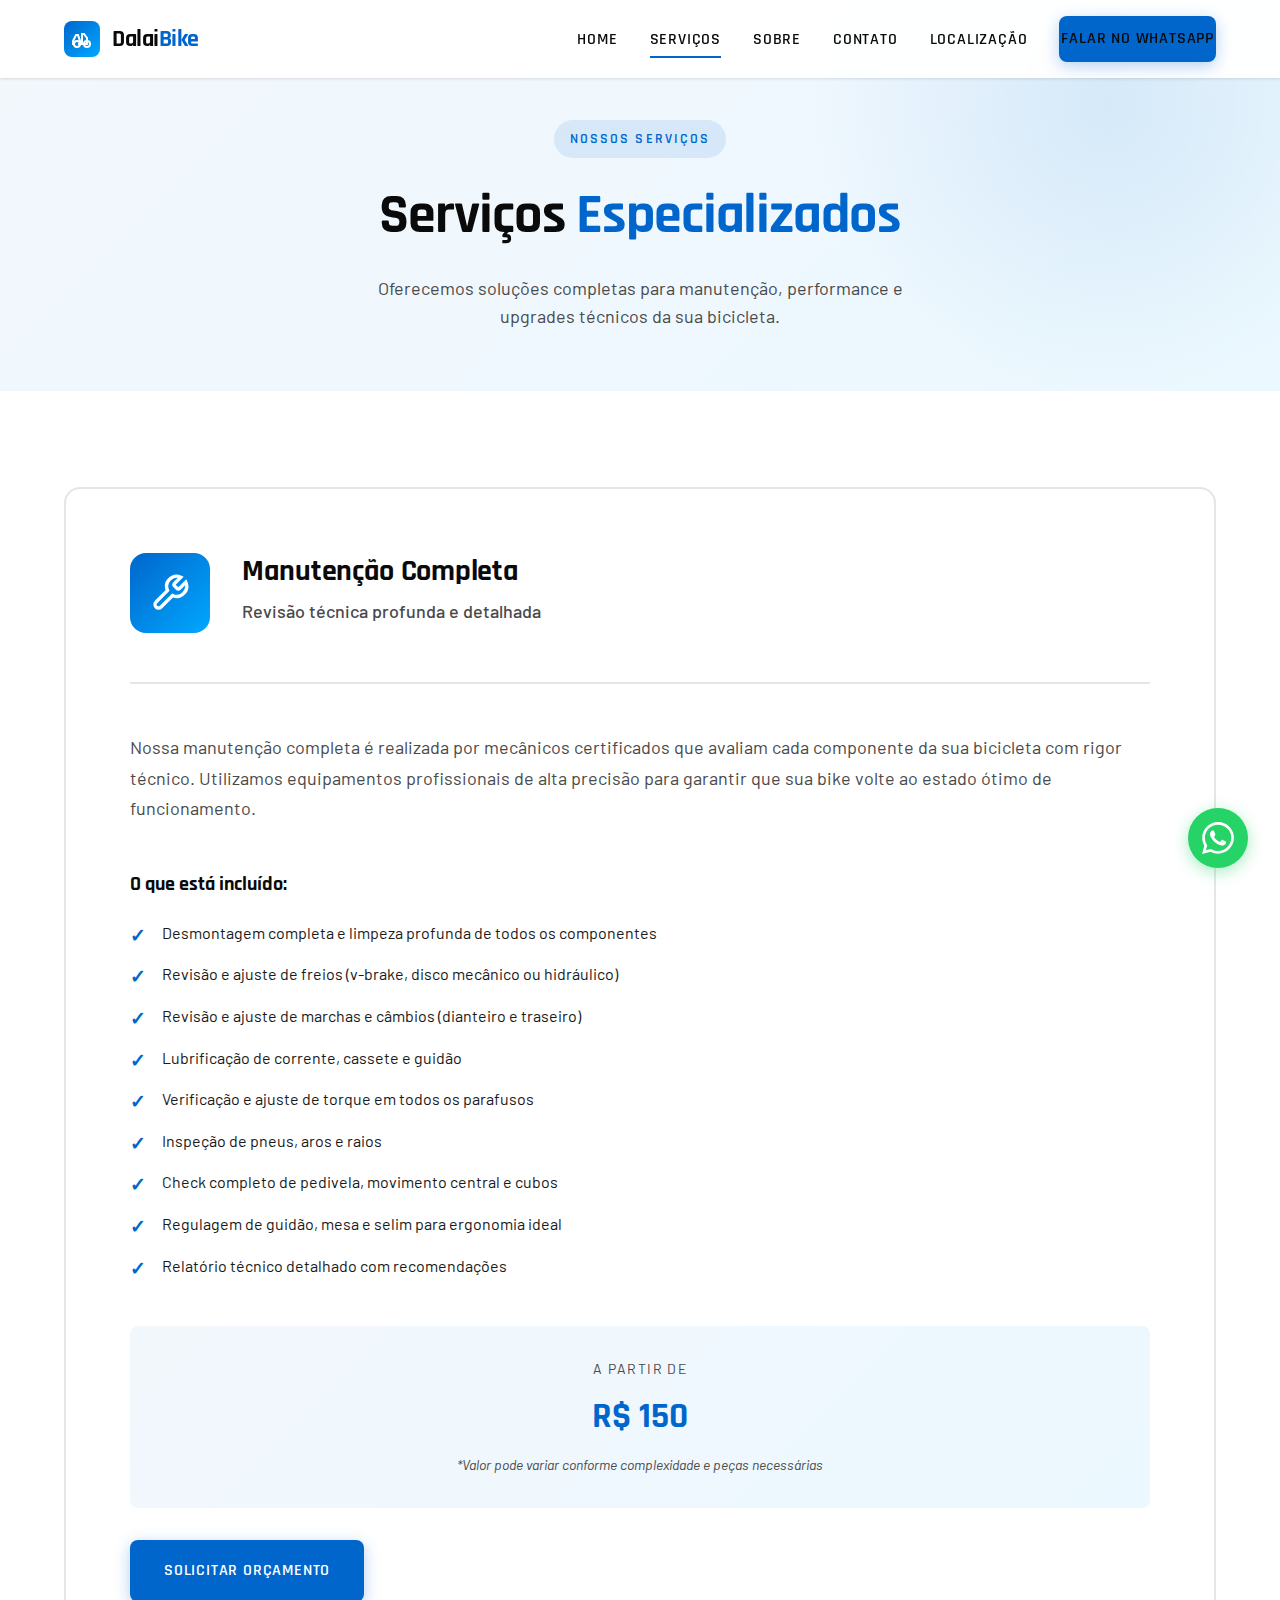
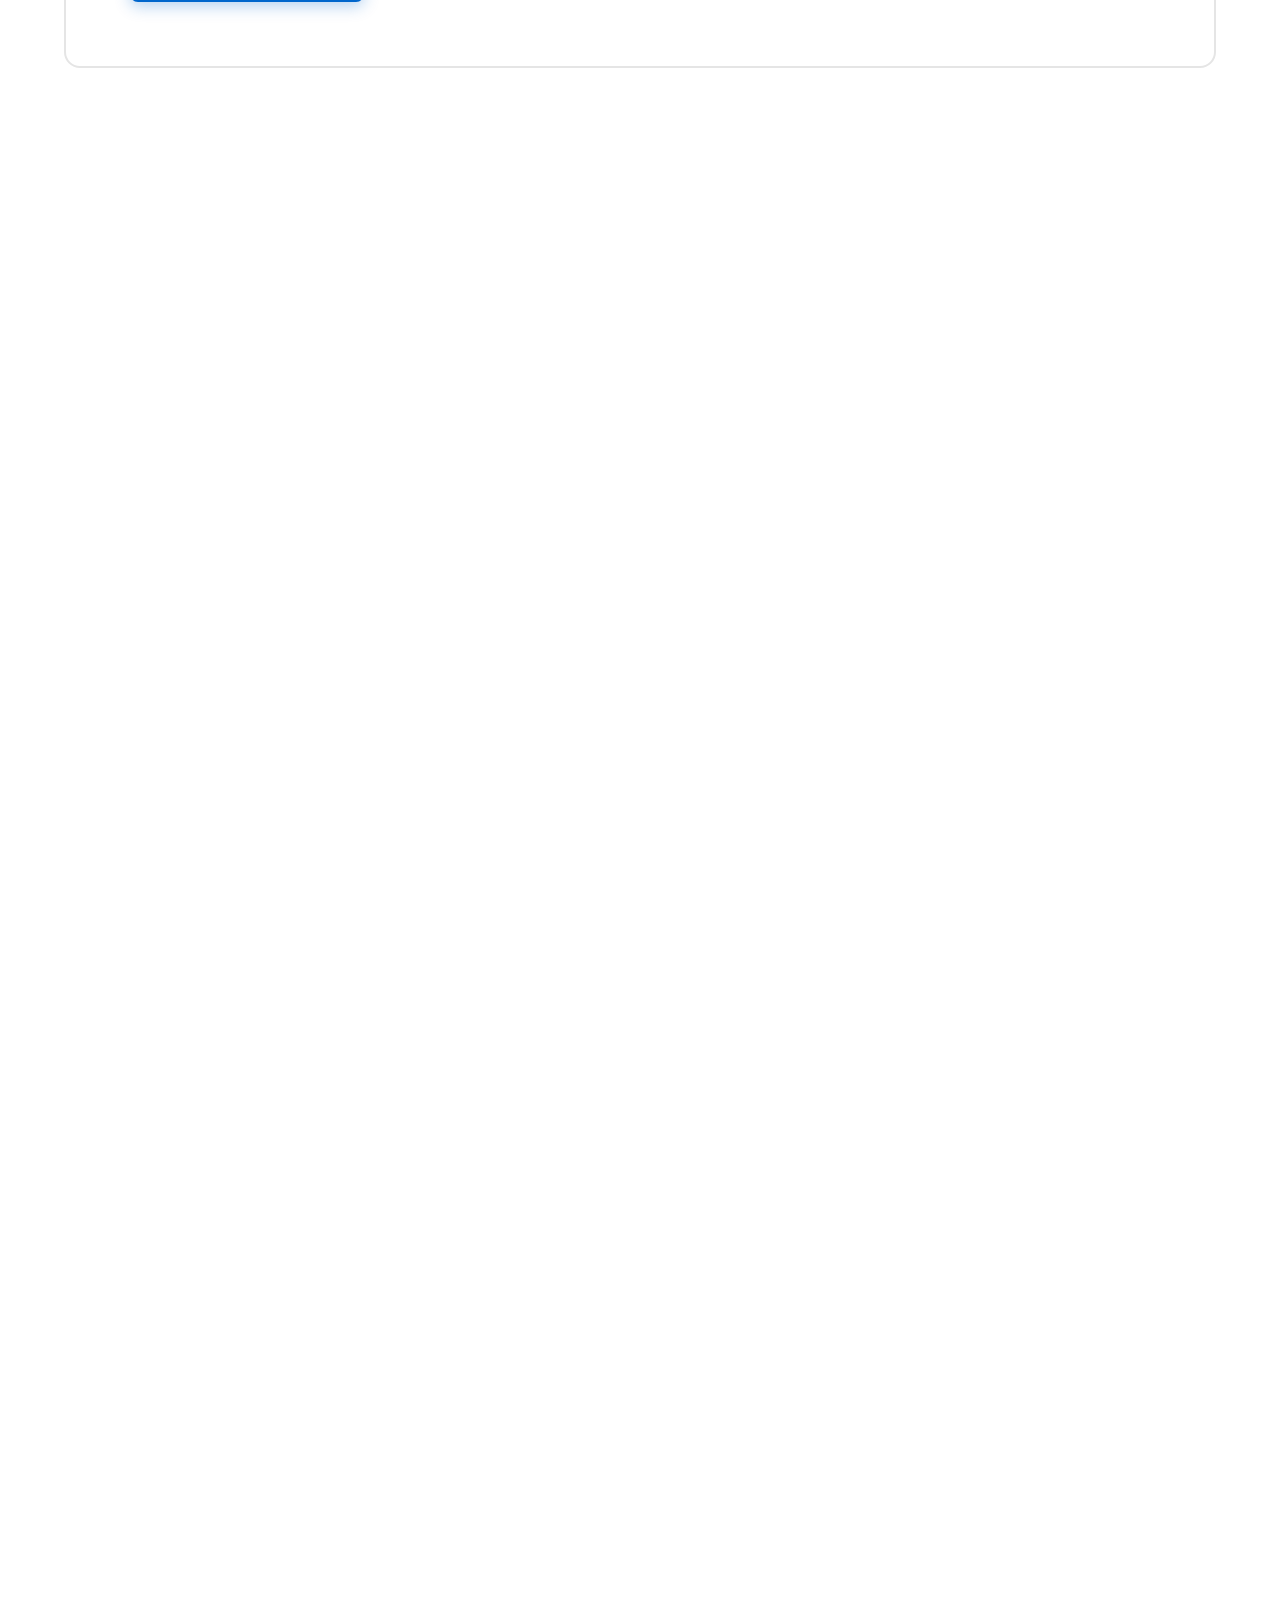
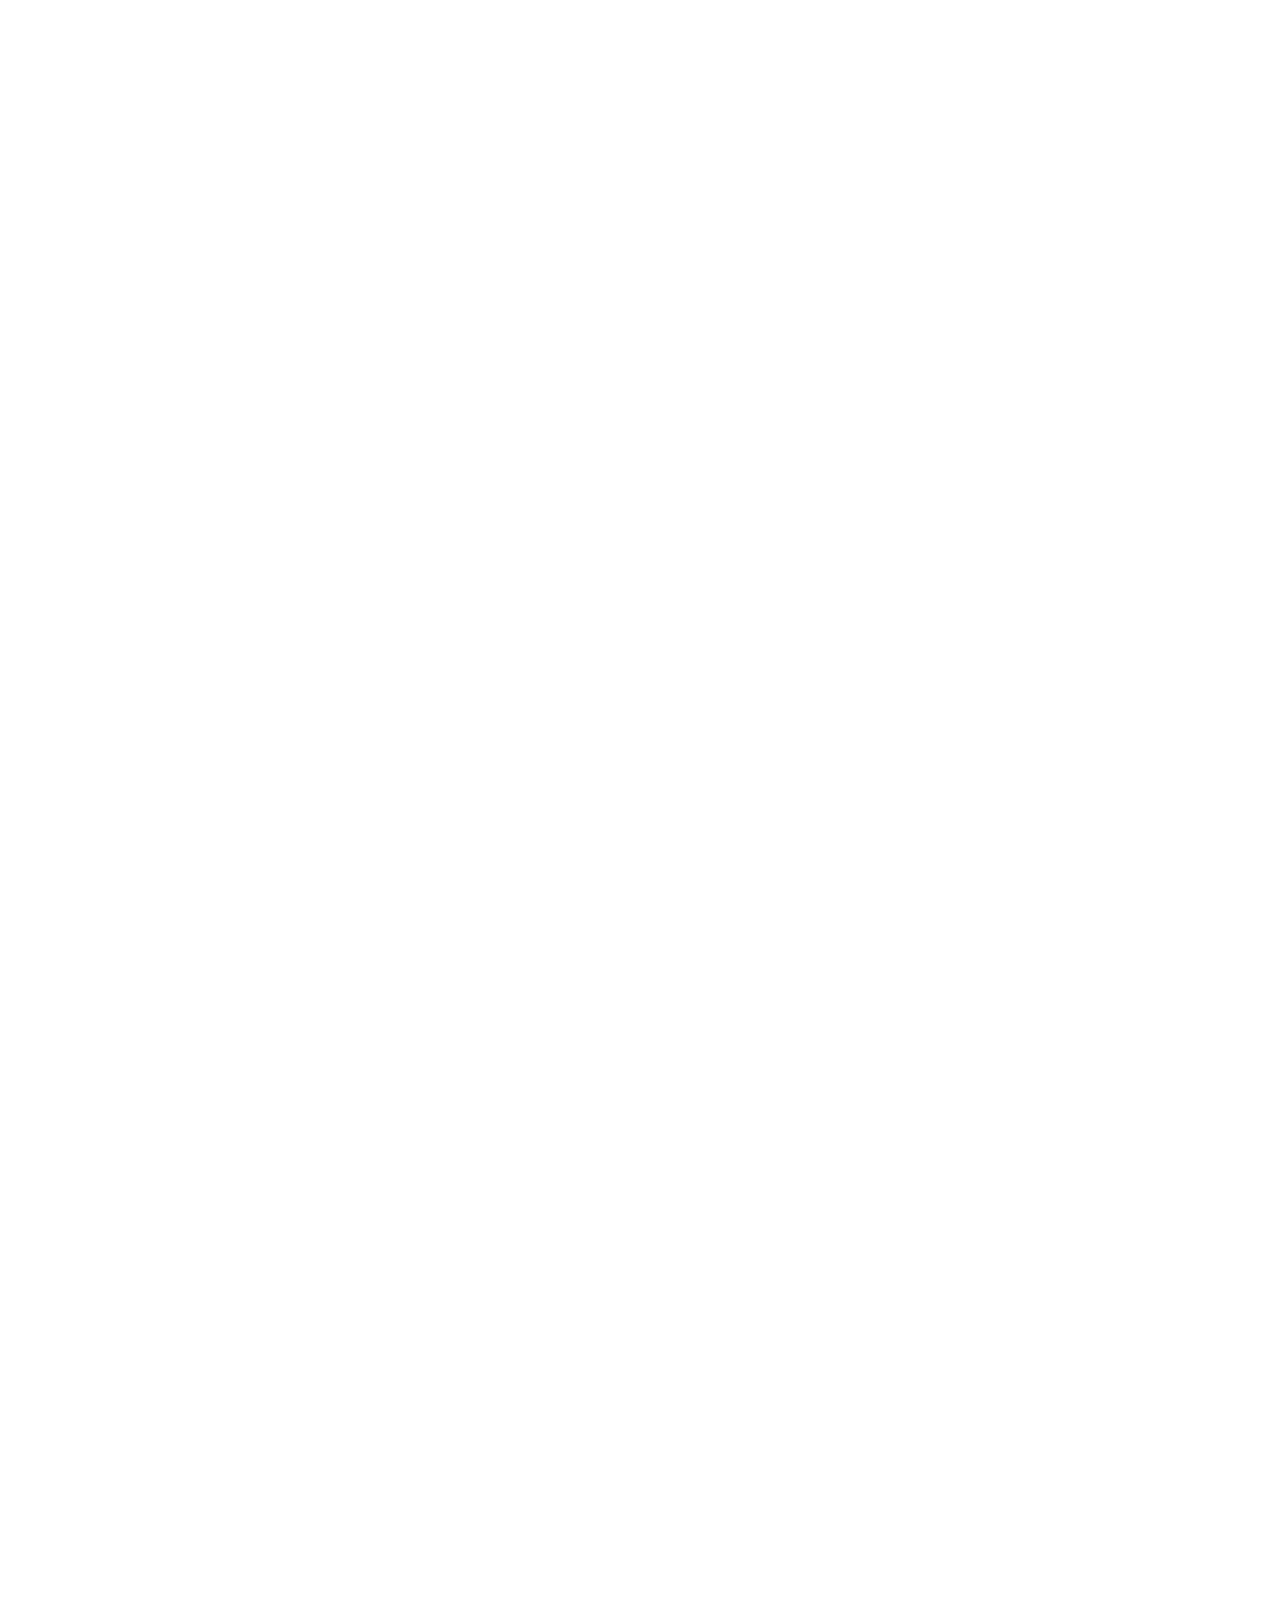
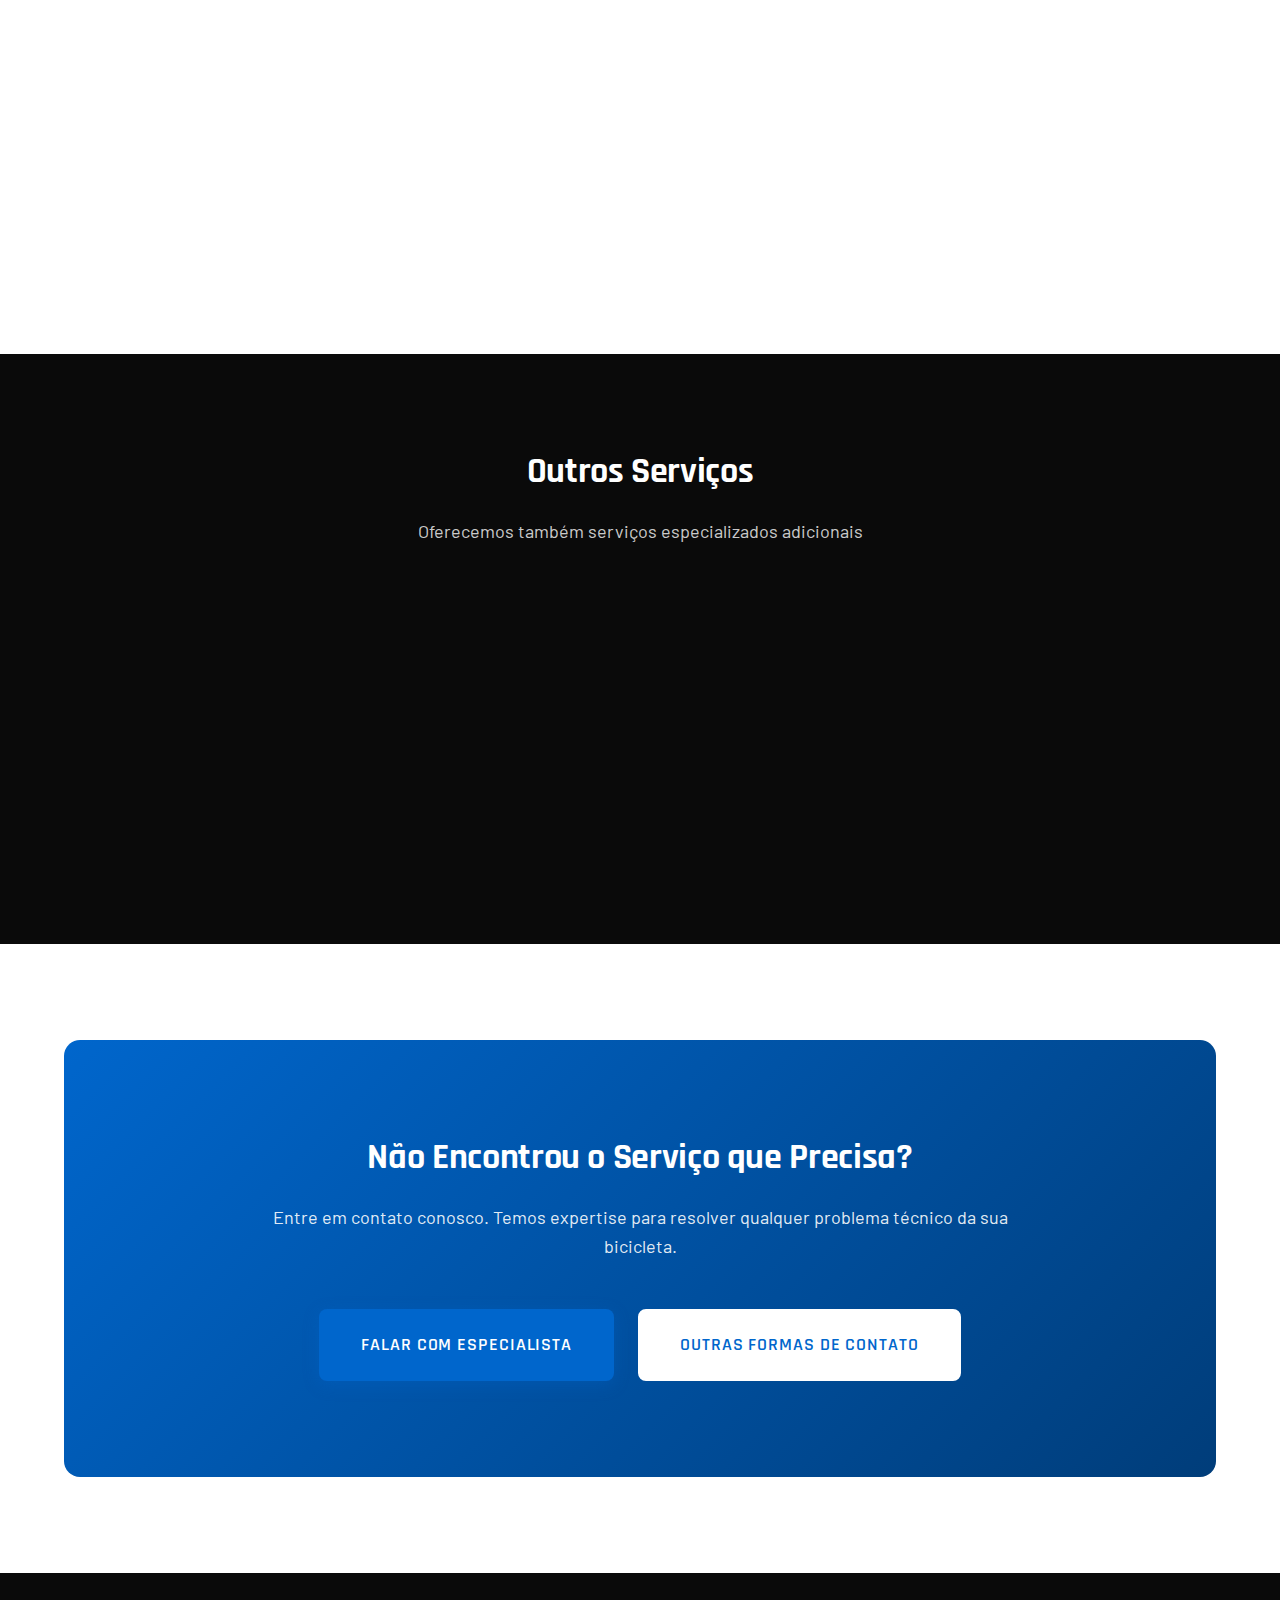
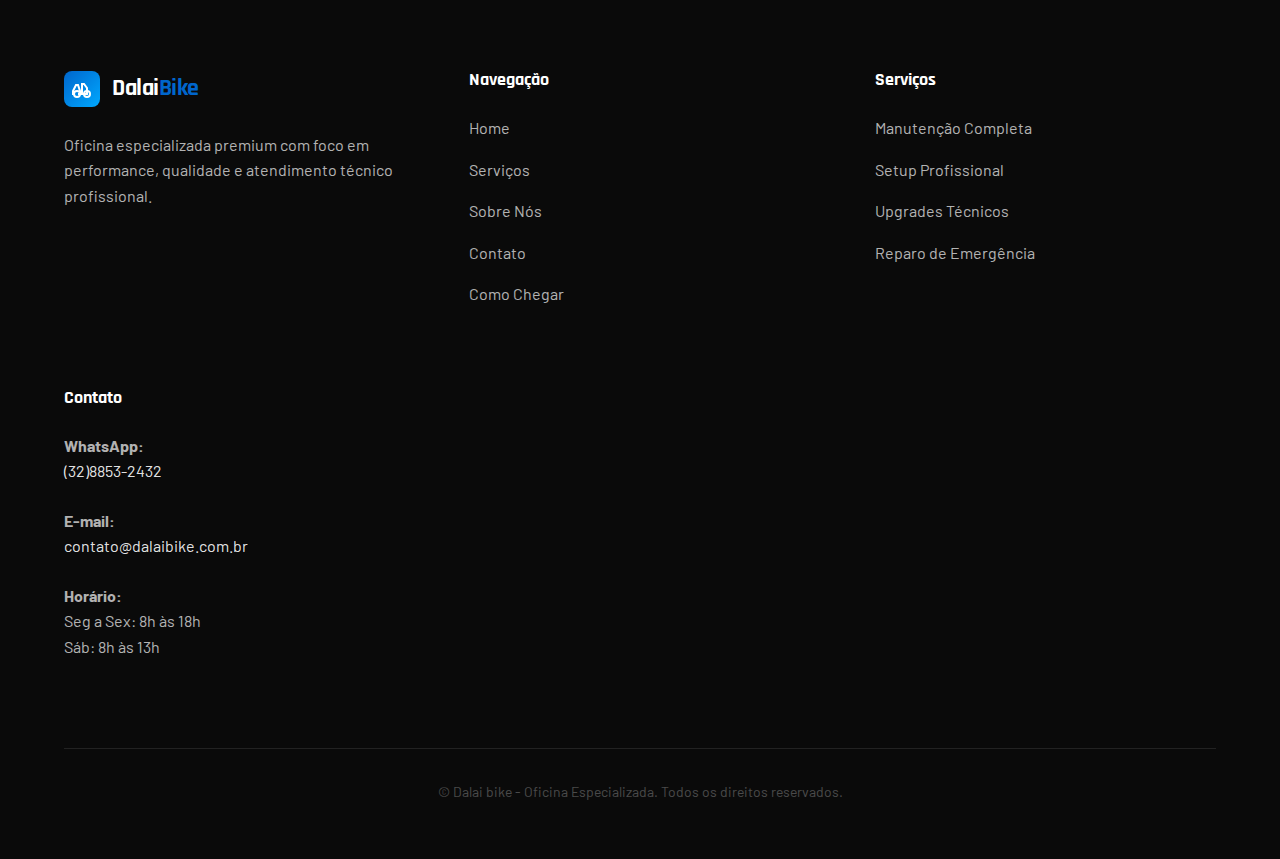
<file: dalaybiker/pages/servicos.html>
<!DOCTYPE html>
<html lang="pt-BR">
<head>
    <meta charset="UTF-8">
    <meta name="viewport" content="width=device-width, initial-scale=1.0">
    <meta name="description" content="Conheça todos os serviços especializados da BikePro: manutenção completa, setup profissional, upgrades técnicos e muito mais.">
    <title>Serviços Especializados | Dalai Bike oficina especializada</title>
    <link rel="stylesheet" href="../css/main.css">
    <link rel="stylesheet" href="../css/pages.css">
    <link rel="preconnect" href="https://fonts.googleapis.com">
    <link rel="preconnect" href="https://fonts.gstatic.com" crossorigin>
    <link href="https://fonts.googleapis.com/css2?family=Rajdhani:wght@500;600;700&family=Barlow:wght@400;500;600;700&display=swap" rel="stylesheet">
</head>
<body>
    <!-- WhatsApp Floating Button -->
    <a href="https://wa.me/553288532432?text=Olá!%20Gostaria%20de%20solicitar%20um%20orçamento" 
       class="whatsapp-float" 
       target="_blank" 
       rel="noopener noreferrer"
       aria-label="Falar no WhatsApp">
        <svg xmlns="http://www.w3.org/2000/svg" viewBox="0 0 24 24" fill="currentColor">
            <path d="M17.472 14.382c-.297-.149-1.758-.867-2.03-.967-.273-.099-.471-.148-.67.15-.197.297-.767.966-.94 1.164-.173.199-.347.223-.644.075-.297-.15-1.255-.463-2.39-1.475-.883-.788-1.48-1.761-1.653-2.059-.173-.297-.018-.458.13-.606.134-.133.298-.347.446-.52.149-.174.198-.298.298-.497.099-.198.05-.371-.025-.52-.075-.149-.669-1.612-.916-2.207-.242-.579-.487-.5-.669-.51-.173-.008-.371-.01-.57-.01-.198 0-.52.074-.792.372-.272.297-1.04 1.016-1.04 2.479 0 1.462 1.065 2.875 1.213 3.074.149.198 2.096 3.2 5.077 4.487.709.306 1.262.489 1.694.625.712.227 1.36.195 1.871.118.571-.085 1.758-.719 2.006-1.413.248-.694.248-1.289.173-1.413-.074-.124-.272-.198-.57-.347m-5.421 7.403h-.004a9.87 9.87 0 01-5.031-1.378l-.361-.214-3.741.982.998-3.648-.235-.374a9.86 9.86 0 01-1.51-5.26c.001-5.45 4.436-9.884 9.888-9.884 2.64 0 5.122 1.03 6.988 2.898a9.825 9.825 0 012.893 6.994c-.003 5.45-4.437 9.884-9.885 9.884m8.413-18.297A11.815 11.815 0 0012.05 0C5.495 0 .16 5.335.157 11.892c0 2.096.547 4.142 1.588 5.945L.057 24l6.305-1.654a11.882 11.882 0 005.683 1.448h.005c6.554 0 11.89-5.335 11.893-11.893a11.821 11.821 0 00-3.48-8.413z"/>
        </svg>
    </a>

    <!-- Header -->
    <header class="header">
        <nav class="navbar container">
            <div class="navbar__logo">
                <a href="../index.html">
                    <div class="logo">
                        <div class="logo__icon">
                            <svg xmlns="http://www.w3.org/2000/svg" viewBox="0 0 24 24" fill="none" stroke="currentColor" stroke-width="2">
                                <circle cx="7" cy="17" r="3"/>
                                <circle cx="17" cy="17" r="3"/>
                                <path d="M5 17H3v-3l3-6h2l2 6v3h-2M14 17h-2V7h2l3 4v6h-3"/>
                            </svg>
                        </div>
                        <span class="logo__text">Dalai<strong>Bike</strong></span>
                    </div>
                </a>
            </div>
            <button class="navbar__toggle" id="navToggle" aria-label="Menu de navegação" aria-expanded="false">
                <span></span>
                <span></span>
                <span></span>
            </button>
            <ul class="navbar__menu" id="navMenu">
                <li><a href="../index.html">Home</a></li>
                <li><a href="servicos.html" class="active">Serviços</a></li>
                <li><a href="sobre.html">Sobre</a></li>
                <li><a href="contato.html">Contato</a></li>
                <li><a href="localizacao.html">Localização</a></li>
                <li><a href="https://wa.me/553288532432" class="btn btn--primary btn--small" target="_blank">Falar no WhatsApp</a></li>
            </ul>
        </nav>
    </header>

    <!-- Page Header -->
    <section class="page-header">
        <div class="container">
            <div class="page-header__content">
                <span class="page-header__subtitle" data-animate="fade-up">Nossos Serviços</span>
                <h1 class="page-header__title" data-animate="fade-up" data-delay="100">
                    Serviços <span class="highlight">Especializados</span>
                </h1>
                <p class="page-header__description" data-animate="fade-up" data-delay="200">
                    Oferecemos soluções completas para manutenção, performance e upgrades técnicos da sua bicicleta.
                </p>
            </div>
        </div>
    </section>

    <!-- Main Services Section -->
    <section class="services-detail section">
        <div class="container">
            <!-- Manutenção Completa -->
            <article class="service-detail" id="manutencao" data-animate="fade-up">
                <div class="service-detail__header">
                    <div class="service-detail__icon">
                        <svg xmlns="http://www.w3.org/2000/svg" viewBox="0 0 24 24" fill="none" stroke="currentColor" stroke-width="2">
                            <path d="M14.7 6.3a1 1 0 0 0 0 1.4l1.6 1.6a1 1 0 0 0 1.4 0l3.77-3.77a6 6 0 0 1-7.94 7.94l-6.91 6.91a2.12 2.12 0 0 1-3-3l6.91-6.91a6 6 0 0 1 7.94-7.94l-3.76 3.76z"/>
                        </svg>
                    </div>
                    <div>
                        <h2 class="service-detail__title">Manutenção Completa</h2>
                        <p class="service-detail__subtitle">Revisão técnica profunda e detalhada</p>
                    </div>
                </div>
                <div class="service-detail__content">
                    <p class="service-detail__description">
                        Nossa manutenção completa é realizada por mecânicos certificados que avaliam cada componente da sua bicicleta com rigor técnico. Utilizamos equipamentos profissionais de alta precisão para garantir que sua bike volte ao estado ótimo de funcionamento.
                    </p>
                    <div class="service-detail__features">
                        <h3>O que está incluído:</h3>
                        <ul class="checklist">
                            <li>Desmontagem completa e limpeza profunda de todos os componentes</li>
                            <li>Revisão e ajuste de freios (v-brake, disco mecânico ou hidráulico)</li>
                            <li>Revisão e ajuste de marchas e câmbios (dianteiro e traseiro)</li>
                            <li>Lubrificação de corrente, cassete e guidão</li>
                            <li>Verificação e ajuste de torque em todos os parafusos</li>
                            <li>Inspeção de pneus, aros e raios</li>
                            <li>Check completo de pedivela, movimento central e cubos</li>
                            <li>Regulagem de guidão, mesa e selim para ergonomia ideal</li>
                            <li>Relatório técnico detalhado com recomendações</li>
                        </ul>
                    </div>
                    <div class="service-detail__price">
                        <span class="price-label">A partir de</span>
                        <span class="price-value">R$ 150</span>
                        <span class="price-note">*Valor pode variar conforme complexidade e peças necessárias</span>
                    </div>
                    <a href="https://wa.me/553288532432?text=Gostaria%20de%20solicitar%20orçamento%20para%20Manutenção%20Completa" class="btn btn--primary" target="_blank">Solicitar Orçamento</a>
                </div>
            </article>

            <!-- Setup Profissional -->
            <article class="service-detail" id="setup" data-animate="fade-up">
                <div class="service-detail__header">
                    <div class="service-detail__icon">
                        <svg xmlns="http://www.w3.org/2000/svg" viewBox="0 0 24 24" fill="none" stroke="currentColor" stroke-width="2">
                            <circle cx="12" cy="12" r="10"/>
                            <path d="M12 6v6l4 2"/>
                        </svg>
                    </div>
                    <div>
                        <h2 class="service-detail__title">Setup Profissional</h2>
                        <p class="service-detail__subtitle">Ajuste personalizado para máxima performance</p>
                    </div>
                </div>
                <div class="service-detail__content">
                    <p class="service-detail__description">
                        O setup profissional é um ajuste técnico personalizado que considera seu biotipo, estilo de pedal e objetivos. Realizamos medições precisas e ajustes milimétricos para garantir conforto, eficiência e prevenção de lesões.
                    </p>
                    <div class="service-detail__features">
                        <h3>O que está incluído:</h3>
                        <ul class="checklist">
                            <li>Bike fit completo: ajuste de altura do selim, recuo, inclinação</li>
                            <li>Posicionamento ergonômico do guidão e manetes</li>
                            <li>Ajuste de pressão e configuração de suspensões (MTB)</li>
                            <li>Calibragem de freios para máxima potência e modulação</li>
                            <li>Sincronização perfeita de marchas e câmbios</li>
                            <li>Otimização de transmissão para eficiência energética</li>
                            <li>Ajuste de pedais e tacos (para clipless)</li>
                            <li>Avaliação de postura e recomendações de upgrades</li>
                        </ul>
                    </div>
                    <div class="service-detail__price">
                        <span class="price-label">A partir de</span>
                        <span class="price-value">R$ 120</span>
                        <span class="price-note">*Investimento que aumenta performance e previne lesões</span>
                    </div>
                    <a href="https://wa.me/553288532432?text=Gostaria%20de%20agendar%20um%20Setup%20Profissional" class="btn btn--primary" target="_blank">Agendar Setup</a>
                </div>
            </article>

            <!-- Upgrades Técnicos -->
            <article class="service-detail" id="upgrades" data-animate="fade-up">
                <div class="service-detail__header">
                    <div class="service-detail__icon">
                        <svg xmlns="http://www.w3.org/2000/svg" viewBox="0 0 24 24" fill="none" stroke="currentColor" stroke-width="2">
                            <polyline points="22 12 18 12 15 21 9 3 6 12 2 12"/>
                        </svg>
                    </div>
                    <div>
                        <h2 class="service-detail__title">Upgrades Técnicos</h2>
                        <p class="service-detail__subtitle">Evolução de componentes e performance</p>
                    </div>
                </div>
                <div class="service-detail__content">
                    <p class="service-detail__description">
                        Consultoria especializada para modernização e melhoria de componentes. Analisamos sua bike atual e recomendamos upgrades que realmente fazem diferença na performance, durabilidade e experiência de pilotagem.
                    </p>
                    <div class="service-detail__features">
                        <h3>Upgrades populares:</h3>
                        <ul class="checklist">
                            <li>Conversão para freios a disco hidráulicos</li>
                            <li>Upgrade de transmissão (10, 11, 12 velocidades)</li>
                            <li>Instalação de suspensões de alta performance</li>
                            <li>Troca de rodas e cubos para maior leveza</li>
                            <li>Upgrade de guidão, mesa e canote de carbono</li>
                            <li>Sistemas eletrônicos de troca de marchas</li>
                            <li>Pedais clipless e sapatos específicos</li>
                            <li>Consultoria para escolha de componentes premium</li>
                        </ul>
                    </div>
                    <div class="service-detail__note">
                        <strong>Consultoria Gratuita:</strong> Antes de qualquer upgrade, oferecemos uma análise técnica completa da sua bike e recomendações personalizadas baseadas no seu perfil de uso e orçamento.
                    </div>
                    <a href="https://wa.me/553288532432?text=Gostaria%20de%20consultoria%20para%20Upgrades%20Técnicos" class="btn btn--primary" target="_blank">Solicitar Consultoria</a>
                </div>
            </article>

            <!-- Reparo de Emergência -->
            <article class="service-detail" id="emergencia" data-animate="fade-up">
                <div class="service-detail__header">
                    <div class="service-detail__icon">
                        <svg xmlns="http://www.w3.org/2000/svg" viewBox="0 0 24 24" fill="none" stroke="currentColor" stroke-width="2">
                            <path d="M13 2L3 14h9l-1 8 10-12h-9l1-8z"/>
                        </svg>
                    </div>
                    <div>
                        <h2 class="service-detail__title">Reparo de Emergência</h2>
                        <p class="service-detail__subtitle">Atendimento rápido para problemas urgentes</p>
                    </div>
                </div>
                <div class="service-detail__content">
                    <p class="service-detail__description">
                        Oferecemos atendimento prioritário para reparos de emergência. Se você precisa da sua bike funcionando rapidamente, nossa equipe está preparada para diagnósticos ágeis e soluções eficientes.
                    </p>
                    <div class="service-detail__features">
                        <h3>Problemas que resolvemos:</h3>
                        <ul class="checklist">
                            <li>Furos e troca de câmaras</li>
                            <li>Quebra de corrente</li>
                            <li>Desajuste severo de freios</li>
                            <li>Problemas críticos em câmbios</li>
                            <li>Quebra de raios</li>
                            <li>Substituição emergencial de cabos</li>
                            <li>Reparos em suspensões</li>
                            <li>Qualquer problema que impeça o uso da bike</li>
                        </ul>
                    </div>
                    <div class="service-detail__note">
                        <strong>Atendimento Rápido:</strong> Diagnóstico em até 30 minutos. Maioria dos reparos concluídos no mesmo dia (sujeito a disponibilidade de peças).
                    </div>
                    <a href="https://wa.me/553288532432?text=URGENTE:%20Preciso%20de%20reparo%20de%20emergência" class="btn btn--primary" target="_blank">Solicitar Atendimento Urgente</a>
                </div>
            </article>
        </div>
    </section>

    <!-- Additional Services -->
    <section class="additional-services section section--dark">
        <div class="container">
            <div class="section__header">
                <h2 class="section__title">Outros Serviços</h2>
                <p class="section__description">
                    Oferecemos também serviços especializados adicionais
                </p>
            </div>
            <div class="additional-grid">
                <div class="additional-card" data-animate="fade-up">
                    <h3>Limpeza Técnica</h3>
                    <p>Limpeza profunda com produtos específicos e lubrificação completa</p>
                    <span class="additional-price">A partir de R$ 50</span>
                </div>
                <div class="additional-card" data-animate="fade-up" data-delay="100">
                    <h3>Centramento de Rodas</h3>
                    <p>Ajuste preciso de tensão de raios e alinhamento perfeito</p>
                    <span class="additional-price">A partir de R$ 40</span>
                </div>
                <div class="additional-card" data-animate="fade-up" data-delay="200">
                    <h3>Montagem de Bike Nova</h3>
                    <p>Montagem completa de bicicleta adquirida em caixa</p>
                    <span class="additional-price">A partir de R$ 100</span>
                </div>
                <div class="additional-card" data-animate="fade-up" data-delay="300">
                    <h3>Revisão Pré-Evento</h3>
                    <p>Check-up completo antes de provas e eventos importantes</p>
                    <span class="additional-price">A partir de R$ 80</span>
                </div>
            </div>
        </div>
    </section>

    <!-- CTA Section -->
    <section class="cta-section section">
        <div class="container">
            <div class="cta-box">
                <div class="cta-box__content">
                    <h2 class="cta-box__title">Não Encontrou o Serviço que Precisa?</h2>
                    <p class="cta-box__description">
                        Entre em contato conosco. Temos expertise para resolver qualquer problema técnico da sua bicicleta.
                    </p>
                    <div class="cta-box__actions">
                        <a href="https://wa.me/553288532432?text=Olá!%20Tenho%20uma%20dúvida%20sobre%20serviços" class="btn btn--primary btn--large" target="_blank">
                            Falar com Especialista
                        </a>
                        <a href="contato.html" class="btn btn--secondary btn--large">
                            Outras Formas de Contato
                        </a>
                    </div>
                </div>
            </div>
        </div>
    </section>

    <!-- Footer -->
    <footer class="footer">
        <div class="container">
            <div class="footer__grid">
                <div class="footer__column">
                    <a href="../index.html">
                        <div class="logo logo--footer">
                            <div class="logo__icon">
                                <svg xmlns="http://www.w3.org/2000/svg" viewBox="0 0 24 24" fill="none" stroke="currentColor" stroke-width="2">
                                    <circle cx="7" cy="17" r="3"/>
                                    <circle cx="17" cy="17" r="3"/>
                                    <path d="M5 17H3v-3l3-6h2l2 6v3h-2M14 17h-2V7h2l3 4v6h-3"/>
                                </svg>
                            </div>
                            <span class="logo__text">Dalai<strong>Bike</strong></span>
                        </div>
                    </a>
                    <p class="footer__description">
                        Oficina especializada premium com foco em performance, qualidade e atendimento técnico profissional.
                    </p>
                </div>
                <div class="footer__column">
                    <h4 class="footer__title">Navegação</h4>
                    <ul class="footer__links">
                        <li><a href="../index.html">Home</a></li>
                        <li><a href="servicos.html">Serviços</a></li>
                        <li><a href="sobre.html">Sobre Nós</a></li>
                        <li><a href="contato.html">Contato</a></li>
                        <li><a href="localizacao.html">Como Chegar</a></li>
                    </ul>
                </div>
                <div class="footer__column">
                    <h4 class="footer__title">Serviços</h4>
                    <ul class="footer__links">
                        <li><a href="servicos.html#manutencao">Manutenção Completa</a></li>
                        <li><a href="servicos.html#setup">Setup Profissional</a></li>
                        <li><a href="servicos.html#upgrades">Upgrades Técnicos</a></li>
                        <li><a href="servicos.html#emergencia">Reparo de Emergência</a></li>
                    </ul>
                </div>
                <div class="footer__column">
                    <h4 class="footer__title">Contato</h4>
                    <ul class="footer__contact">
                        <li>
                            <strong>WhatsApp:</strong><br>
                            <a href="https://wa.me/553288532432" target="_blank">(32)8853-2432</a>
                        </li>
                        <li>
                            <strong>E-mail:</strong><br>
                            <a href="mailto:contato@dalaibike.com.br">contato@dalaibike.com.br</a>
                        </li>
                        <li>
                            <strong>Horário:</strong><br>
                            Seg a Sex: 8h às 18h<br>
                            Sáb: 8h às 13h
                        </li>
                    </ul>
                </div>
            </div>
            <div class="footer__bottom">
                <p>&copy; Dalai bike - Oficina Especializada. Todos os direitos reservados.</p>
            </div>
        </div>
    </footer>

    <script src="../js/main.js"></script>
</body>
</html>
</file>
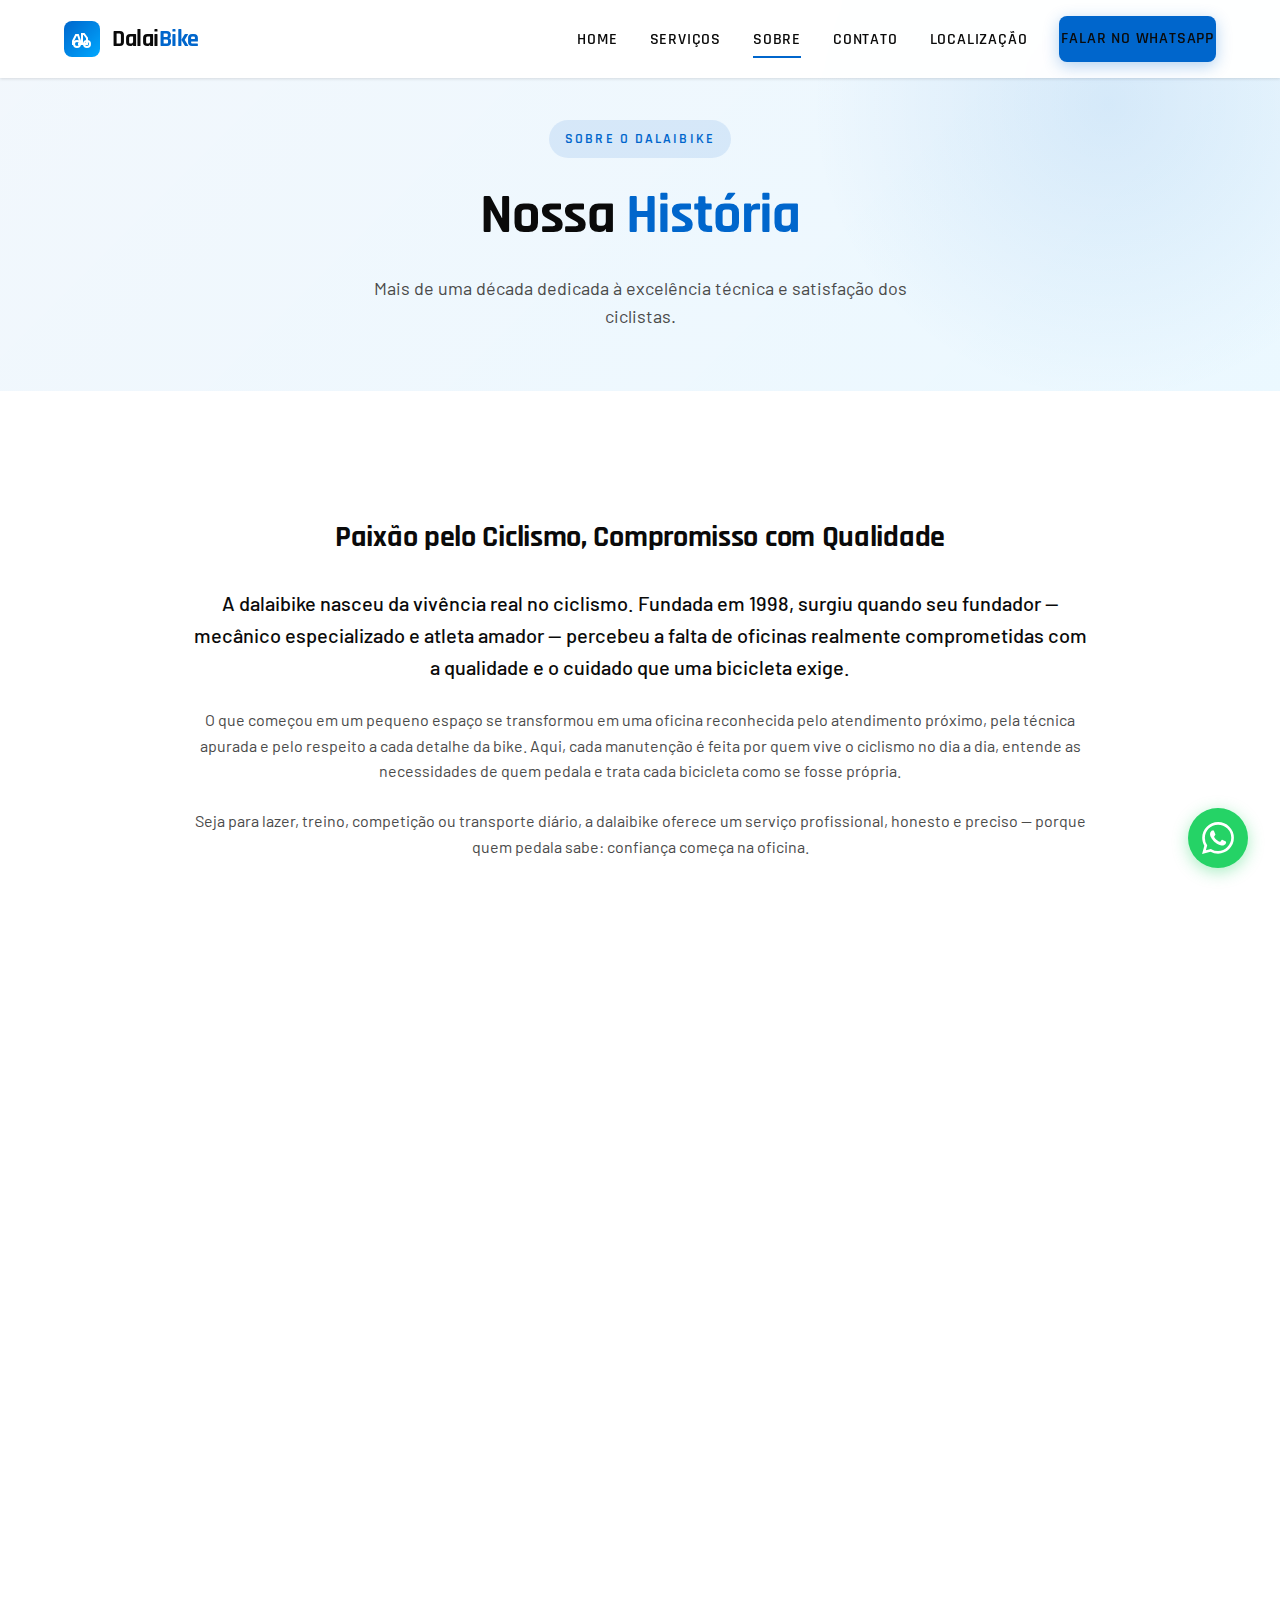
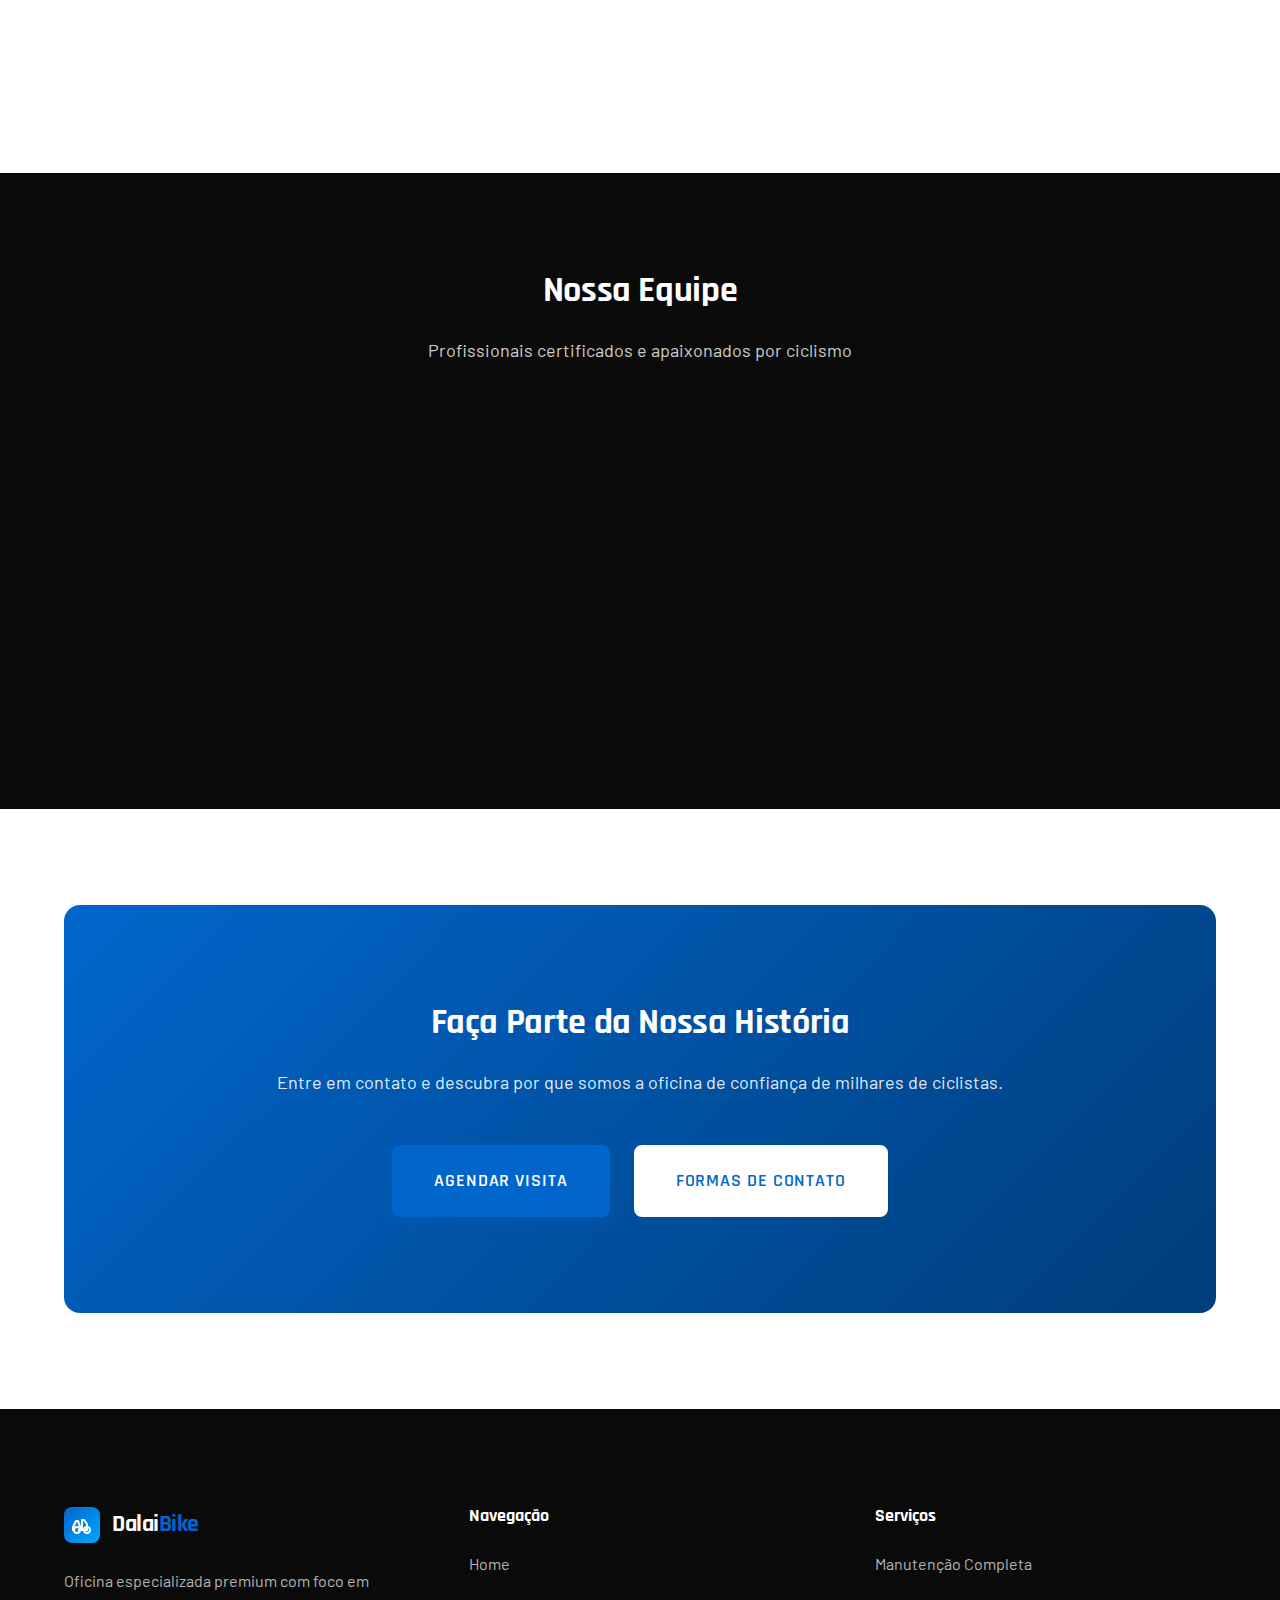
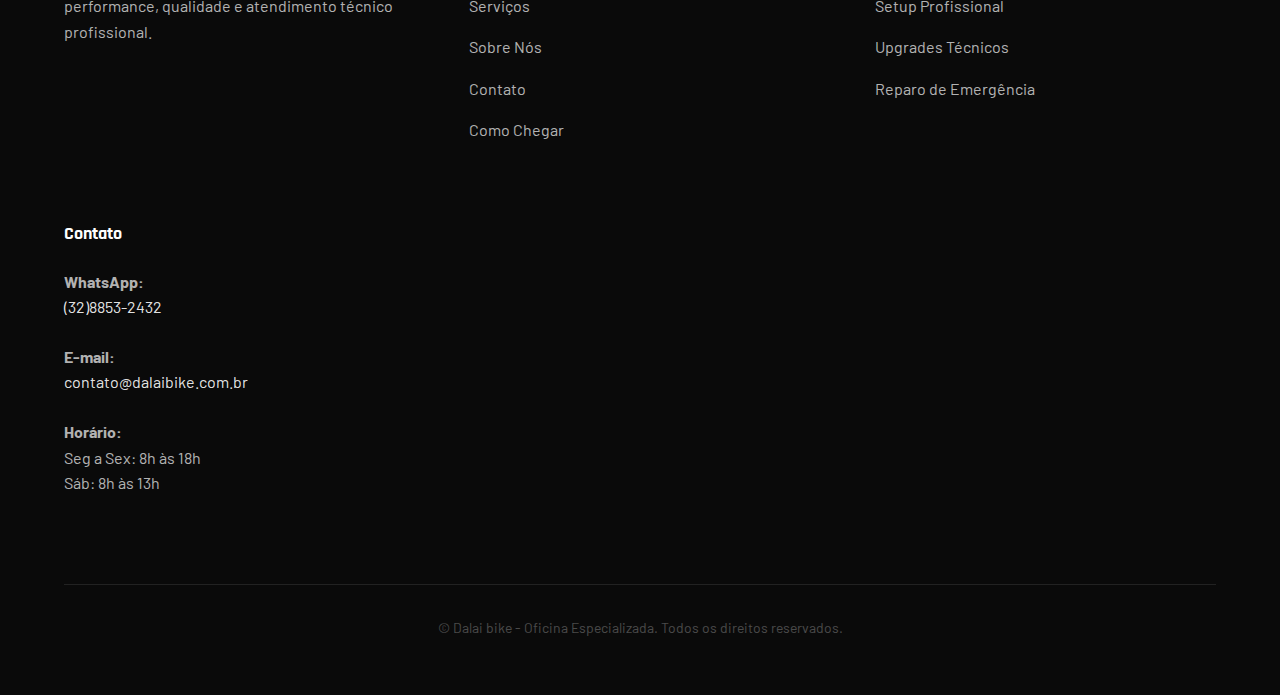
<file: dalaybiker/pages/sobre.html>
<!DOCTYPE html>
<html lang="pt-BR">
<head>
    <meta charset="UTF-8">
    <meta name="viewport" content="width=device-width, initial-scale=1.0">
    <meta name="description" content="Conheça a história, equipe e valores da Dalai bike -28 anos de expertise em manutenção profissional de bicicletas.">
    <title>Sobre Nós | Dalai bike oficina especializada</title>
    <link rel="stylesheet" href="../css/main.css">
    <link rel="stylesheet" href="../css/pages.css">
    <link rel="preconnect" href="https://fonts.googleapis.com">
    <link rel="preconnect" href="https://fonts.gstatic.com" crossorigin>
    <link href="https://fonts.googleapis.com/css2?family=Rajdhani:wght@500;600;700&family=Barlow:wght@400;500;600;700&display=swap" rel="stylesheet">
</head>
<body>
    <a href="https://wa.me/553288532432?text=Olá!%20Gostaria%20de%20solicitar%20um%20orçamento" class="whatsapp-float" target="_blank" rel="noopener noreferrer" aria-label="Falar no WhatsApp">
        <svg xmlns="http://www.w3.org/2000/svg" viewBox="0 0 24 24" fill="currentColor"><path d="M17.472 14.382c-.297-.149-1.758-.867-2.03-.967-.273-.099-.471-.148-.67.15-.197.297-.767.966-.94 1.164-.173.199-.347.223-.644.075-.297-.15-1.255-.463-2.39-1.475-.883-.788-1.48-1.761-1.653-2.059-.173-.297-.018-.458.13-.606.134-.133.298-.347.446-.52.149-.174.198-.298.298-.497.099-.198.05-.371-.025-.52-.075-.149-.669-1.612-.916-2.207-.242-.579-.487-.5-.669-.51-.173-.008-.371-.01-.57-.01-.198 0-.52.074-.792.372-.272.297-1.04 1.016-1.04 2.479 0 1.462 1.065 2.875 1.213 3.074.149.198 2.096 3.2 5.077 4.487.709.306 1.262.489 1.694.625.712.227 1.36.195 1.871.118.571-.085 1.758-.719 2.006-1.413.248-.694.248-1.289.173-1.413-.074-.124-.272-.198-.57-.347m-5.421 7.403h-.004a9.87 9.87 0 01-5.031-1.378l-.361-.214-3.741.982.998-3.648-.235-.374a9.86 9.86 0 01-1.51-5.26c.001-5.45 4.436-9.884 9.888-9.884 2.64 0 5.122 1.03 6.988 2.898a9.825 9.825 0 012.893 6.994c-.003 5.45-4.437 9.884-9.885 9.884m8.413-18.297A11.815 11.815 0 0012.05 0C5.495 0 .16 5.335.157 11.892c0 2.096.547 4.142 1.588 5.945L.057 24l6.305-1.654a11.882 11.882 0 005.683 1.448h.005c6.554 0 11.89-5.335 11.893-11.893a11.821 11.821 0 00-3.48-8.413z"/></svg>
    </a>
    <header class="header">
        <nav class="navbar container">
            <div class="navbar__logo"><a href="../index.html"><div class="logo"><div class="logo__icon"><svg xmlns="http://www.w3.org/2000/svg" viewBox="0 0 24 24" fill="none" stroke="currentColor" stroke-width="2"><circle cx="7" cy="17" r="3"/><circle cx="17" cy="17" r="3"/><path d="M5 17H3v-3l3-6h2l2 6v3h-2M14 17h-2V7h2l3 4v6h-3"/></svg></div><span class="logo__text">Dalai<strong>Bike</strong></span></div></a></div>
            <button class="navbar__toggle" id="navToggle" aria-label="Menu de navegação" aria-expanded="false"><span></span><span></span><span></span></button>
            <ul class="navbar__menu" id="navMenu">
                <li><a href="../index.html">Home</a></li>
                <li><a href="servicos.html">Serviços</a></li>
                <li><a href="sobre.html" class="active">Sobre</a></li>
                <li><a href="contato.html">Contato</a></li>
                <li><a href="localizacao.html">Localização</a></li>
                <li><a href="https://wa.me/553288532432" class="btn btn--primary btn--small" target="_blank">Falar no WhatsApp</a></li>
            </ul>
        </nav>
    </header>
    <section class="page-header">
        <div class="container"><div class="page-header__content">
            <span class="page-header__subtitle" data-animate="fade-up">Sobre o dalaibike</span>
            <h1 class="page-header__title" data-animate="fade-up" data-delay="100">Nossa <span class="highlight">História</span></h1>
            <p class="page-header__description" data-animate="fade-up" data-delay="200">Mais de uma década dedicada à excelência técnica e satisfação dos ciclistas.</p>
        </div></div>
    </section>
    <section class="about-content section">
        <div class="container">
            <div class="about-intro" data-animate="fade-up">
                <h2><h2>Paixão pelo Ciclismo, Compromisso com Qualidade</h2>

<p class="lead">
A dalaibike nasceu da vivência real no ciclismo. Fundada em 1998, surgiu quando seu fundador — mecânico especializado e atleta amador — percebeu a falta de oficinas realmente comprometidas com a qualidade e o cuidado que uma bicicleta exige.
</p>

<p>
O que começou em um pequeno espaço se transformou em uma oficina reconhecida pelo atendimento próximo, pela técnica apurada e pelo respeito a cada detalhe da bike. Aqui, cada manutenção é feita por quem vive o ciclismo no dia a dia, entende as necessidades de quem pedala e trata cada bicicleta como se fosse própria.
</p>

<p>
Seja para lazer, treino, competição ou transporte diário, a dalaibike oferece um serviço profissional, honesto e preciso — porque quem pedala sabe: confiança começa na oficina.
</p>

            </div>
            <div class="values-grid" data-animate="fade-up">
                <div class="value-card"><div class="value-card__icon"><svg xmlns="http://www.w3.org/2000/svg" viewBox="0 0 24 24" fill="none" stroke="currentColor" stroke-width="2"><path d="M12 2l3.09 6.26L22 9.27l-5 4.87 1.18 6.88L12 17.77l-6.18 3.25L7 14.14 2 9.27l6.91-1.01L12 2z"/></svg></div><h3>Excelência Técnica</h3><p>Investimento contínuo em capacitação e ferramentas profissionais de última geração.</p></div>
                <div class="value-card"><div class="value-card__icon"><svg xmlns="http://www.w3.org/2000/svg" viewBox="0 0 24 24" fill="none" stroke="currentColor" stroke-width="2"><path d="M20 21v-2a4 4 0 0 0-4-4H8a4 4 0 0 0-4 4v2"/><circle cx="12" cy="7" r="4"/></svg></div><h3>Atendimento Personalizado</h3><p>Cada cliente é único. Analisamos necessidades específicas e criamos soluções sob medida.</p></div>
                <div class="value-card"><div class="value-card__icon"><svg xmlns="http://www.w3.org/2000/svg" viewBox="0 0 24 24" fill="none" stroke="currentColor" stroke-width="2"><circle cx="12" cy="12" r="10"/><path d="M9 12l2 2 4-4"/></svg></div><h3>Transparência Total</h3><p>Diagnósticos claros, orçamentos detalhados e total transparência em cada serviço realizado.</p></div>
                <div class="value-card"><div class="value-card__icon"><svg xmlns="http://www.w3.org/2000/svg" viewBox="0 0 24 24" fill="none" stroke="currentColor" stroke-width="2"><path d="M12 22s8-4 8-10V5l-8-3-8 3v7c0 6 8 10 8 10z"/></svg></div><h3>Garantia de Serviço</h3><p>Todos os nossos serviços possuem garantia. Sua satisfação é nossa prioridade.</p></div>
            </div>
        </div>
    </section>
    <section class="team-section section section--dark">
        <div class="container">
            <div class="section__header">
                <h2 class="section__title">Nossa Equipe</h2>
                <p class="section__description">Profissionais certificados e apaixonados por ciclismo</p>
            </div>
            <div class="team-grid">
                <div class="team-member" data-animate="fade-up"><div class="team-member__info"><h3>Ricardo Santos</h3><span class="team-member__role">Fundador & Mecânico Chefe</span><p>12 anos de experiência. Certificação Shimano e SRAM. Especialista em suspensões e freios hidráulicos.</p></div></div>
                <div class="team-member" data-animate="fade-up" data-delay="100"><div class="team-member__info"><h3>Marcos Silva</h3><span class="team-member__role">Mecânico Sênior</span><p>Especialista em transmissões eletrônicas e bike fit. Ex-mecânico de equipe profissional de MTB.</p></div></div>
                <div class="team-member" data-animate="fade-up" data-delay="200"><div class="team-member__info"><h3>Ana Oliveira</h3><span class="team-member__role">Mecânica & Bike Fit</span><p>Especializada em biomecânica e ergonomia. Certificação internacional em bike fitting.</p></div></div>
            </div>
        </div>
    </section>
    <section class="cta-section section">
        <div class="container"><div class="cta-box"><div class="cta-box__content">
            <h2 class="cta-box__title">Faça Parte da Nossa História</h2>
            <p class="cta-box__description">Entre em contato e descubra por que somos a oficina de confiança de milhares de ciclistas.</p>
            <div class="cta-box__actions">
                <a href="https://wa.me/553288532432?text=Olá!%20Gostaria%20de%20conhecer%20a%20oficina" class="btn btn--primary btn--large" target="_blank">Agendar Visita</a>
                <a href="contato.html" class="btn btn--secondary btn--large">Formas de Contato</a>
            </div>
        </div></div></div>
    </section>
    <footer class="footer">
        <div class="container">
            <div class="footer__grid">
                <div class="footer__column"><a href="../index.html"><div class="logo logo--footer"><div class="logo__icon"><svg xmlns="http://www.w3.org/2000/svg" viewBox="0 0 24 24" fill="none" stroke="currentColor" stroke-width="2"><circle cx="7" cy="17" r="3"/><circle cx="17" cy="17" r="3"/><path d="M5 17H3v-3l3-6h2l2 6v3h-2M14 17h-2V7h2l3 4v6h-3"/></svg></div><span class="logo__text">Dalai<strong>Bike</strong></span></div></a><p class="footer__description">Oficina especializada premium com foco em performance, qualidade e atendimento técnico profissional.</p></div>
                <div class="footer__column"><h4 class="footer__title">Navegação</h4><ul class="footer__links"><li><a href="../index.html">Home</a></li><li><a href="servicos.html">Serviços</a></li><li><a href="sobre.html">Sobre Nós</a></li><li><a href="contato.html">Contato</a></li><li><a href="localizacao.html">Como Chegar</a></li></ul></div>
                <div class="footer__column"><h4 class="footer__title">Serviços</h4><ul class="footer__links"><li><a href="servicos.html#manutencao">Manutenção Completa</a></li><li><a href="servicos.html#setup">Setup Profissional</a></li><li><a href="servicos.html#upgrades">Upgrades Técnicos</a></li><li><a href="servicos.html#emergencia">Reparo de Emergência</a></li></ul></div>
                <div class="footer__column"><h4 class="footer__title">Contato</h4><ul class="footer__contact"><li><strong>WhatsApp:</strong><br><a href="https://wa.me/553288532432" target="_blank">(32)8853-2432</a></li><li><strong>E-mail:</strong><br><a href="mailto:contato@dalaibike.com.br">contato@dalaibike.com.br</a></li><li><strong>Horário:</strong><br>Seg a Sex: 8h às 18h<br>Sáb: 8h às 13h</li></ul></div>
            </div>
            <div class="footer__bottom"><p>&copy; Dalai bike - Oficina Especializada. Todos os direitos reservados.</p></div>
        </div>
    </footer>
    <script src="../js/main.js"></script>
</body>
</html>
</file>
<file: dalaybiker/css/main.css>
/* ============================================
   BIKE PRO - OFICINA PREMIUM
   CSS Architecture: Base → Layout → Components → Pages
   ============================================ */

/* ============================================
   1. CSS RESET & BASE
   ============================================ */
*, *::before, *::after {
    margin: 0;
    padding: 0;
    box-sizing: border-box;
}

html {
    font-size: 16px;
    scroll-behavior: smooth;
}

body {
    font-family: 'Barlow', -apple-system, BlinkMacSystemFont, sans-serif;
    font-weight: 400;
    line-height: 1.6;
    color: #1a1a1a;
    background-color: #ffffff;
    -webkit-font-smoothing: antialiased;
    -moz-osx-font-smoothing: grayscale;
    overflow-x: hidden;
}

img {
    max-width: 100%;
    display: block;
    height: auto;
}

a {
    text-decoration: none;
    color: inherit;
    transition: all 0.3s ease;
}

ul {
    list-style: none;
}

button {
    border: none;
    background: none;
    cursor: pointer;
    font-family: inherit;
}

/* ============================================
   2. DESIGN TOKENS
   ============================================ */
:root {
    /* Colors */
    --color-primary: #0066cc;
    --color-primary-dark: #004c99;
    --color-primary-light: #3388dd;
    --color-secondary: #003d7a;
    --color-accent: #00a8ff;
    
    --color-dark: #0a0a0a;
    --color-dark-gray: #1a1a1a;
    --color-gray: #4a4a4a;
    --color-light-gray: #e5e5e5;
    --color-white: #ffffff;
    --color-off-white: #f8f9fa;
    
    --color-success: #00cc66;
    --color-warning: #ff9900;
    --color-danger: #ff3333;
    
    /* Typography */
    --font-primary: 'Barlow', sans-serif;
    --font-display: 'Rajdhani', sans-serif;
    
    --font-size-xs: 0.75rem;
    --font-size-sm: 0.875rem;
    --font-size-base: 1rem;
    --font-size-lg: 1.125rem;
    --font-size-xl: 1.25rem;
    --font-size-2xl: 1.5rem;
    --font-size-3xl: 1.875rem;
    --font-size-4xl: 2.25rem;
    --font-size-5xl: 3rem;
    --font-size-6xl: 3.75rem;
    
    /* Spacing */
    --spacing-xs: 0.5rem;
    --spacing-sm: 1rem;
    --spacing-md: 1.5rem;
    --spacing-lg: 2rem;
    --spacing-xl: 3rem;
    --spacing-2xl: 4rem;
    --spacing-3xl: 6rem;
    
    /* Layout */
    --container-max-width: 1200px;
    --container-padding: 1.5rem;
    --border-radius: 8px;
    --border-radius-lg: 16px;
    
    /* Shadows */
    --shadow-sm: 0 1px 3px rgba(0, 0, 0, 0.12);
    --shadow-md: 0 4px 12px rgba(0, 0, 0, 0.15);
    --shadow-lg: 0 8px 24px rgba(0, 0, 0, 0.18);
    --shadow-xl: 0 16px 48px rgba(0, 0, 0, 0.22);
    
    /* Transitions */
    --transition-fast: 0.15s ease;
    --transition-base: 0.3s ease;
    --transition-slow: 0.6s ease;
    
    /* Z-index */
    --z-dropdown: 1000;
    --z-sticky: 1020;
    --z-fixed: 1030;
    --z-modal: 1040;
    --z-popover: 1050;
    --z-tooltip: 1060;
}

/* ============================================
   3. TYPOGRAPHY
   ============================================ */
h1, h2, h3, h4, h5, h6 {
    font-family: var(--font-display);
    font-weight: 700;
    line-height: 1.2;
    color: var(--color-dark);
    margin-bottom: var(--spacing-md);
}

h1 { font-size: var(--font-size-5xl); letter-spacing: -0.02em; }
h2 { font-size: var(--font-size-4xl); letter-spacing: -0.01em; }
h3 { font-size: var(--font-size-3xl); }
h4 { font-size: var(--font-size-2xl); }
h5 { font-size: var(--font-size-xl); }
h6 { font-size: var(--font-size-lg); }

p {
    margin-bottom: var(--spacing-md);
    color: var(--color-gray);
}

.highlight {
    color: var(--color-primary);
    position: relative;
}

/* ============================================
   4. LAYOUT
   ============================================ */
.container {
    max-width: var(--container-max-width);
    margin: 0 auto;
    padding: 0 var(--container-padding);
}

.section {
    padding: var(--spacing-3xl) 0;
}

.section--dark {
    background-color: var(--color-dark);
    color: var(--color-white);
}

.section--dark h1,
.section--dark h2,
.section--dark h3,
.section--dark h4,
.section--dark h5,
.section--dark h6 {
    color: var(--color-white);
}

.section--dark p {
    color: rgba(255, 255, 255, 0.8);
}

.section__header {
    text-align: center;
    max-width: 800px;
    margin: 0 auto var(--spacing-2xl);
}

.section__subtitle {
    display: inline-block;
    font-family: var(--font-display);
    font-size: var(--font-size-sm);
    font-weight: 600;
    letter-spacing: 0.1em;
    text-transform: uppercase;
    color: var(--color-primary);
    margin-bottom: var(--spacing-sm);
}

.section__title {
    margin-bottom: var(--spacing-md);
}

.section__description {
    font-size: var(--font-size-lg);
    color: var(--color-gray);
    max-width: 700px;
    margin: 0 auto;
}

.section--dark .section__description {
    color: rgba(255, 255, 255, 0.8);
}

.section__cta {
    text-align: center;
    margin-top: var(--spacing-2xl);
}

/* ============================================
   5. BUTTONS
   ============================================ */
.btn {
    display: inline-flex;
    align-items: center;
    justify-content: center;
    gap: var(--spacing-xs);
    padding: 1rem 2rem;
    font-family: var(--font-display);
    font-size: var(--font-size-base);
    font-weight: 600;
    text-transform: uppercase;
    letter-spacing: 0.05em;
    border-radius: var(--border-radius);
    transition: all var(--transition-base);
    cursor: pointer;
    border: 2px solid transparent;
    white-space: nowrap;
}

.btn--primary {
    background-color: var(--color-primary);
    color: var(--color-white);
    box-shadow: 0 4px 16px rgba(0, 102, 204, 0.3);
}

.btn--primary:hover {
    background-color: var(--color-primary-dark);
    transform: translateY(-2px);
    box-shadow: 0 6px 20px rgba(0, 102, 204, 0.4);
}

.btn--secondary {
    background-color: transparent;
    color: var(--color-dark);
    border-color: var(--color-dark);
}

.btn--secondary:hover {
    background-color: var(--color-dark);
    color: var(--color-white);
    transform: translateY(-2px);
}

.section--dark .btn--secondary {
    color: var(--color-white);
    border-color: var(--color-white);
}

.section--dark .btn--secondary:hover {
    background-color: var(--color-white);
    color: var(--color-dark);
}

.btn--small {
    padding: 0.6rem 1.2rem;
    font-size: var(--font-size-sm);
}

.btn--large {
    padding: 1.25rem 2.5rem;
    font-size: var(--font-size-lg);
}

/* ============================================
   6. HEADER & NAVIGATION
   ============================================ */
.header {
    position: fixed;
    top: 0;
    left: 0;
    right: 0;
    z-index: var(--z-fixed);
    background-color: rgba(255, 255, 255, 0.95);
    backdrop-filter: blur(10px);
    box-shadow: var(--shadow-sm);
    transition: all var(--transition-base);
}

.header.scrolled {
    box-shadow: var(--shadow-md);
    background-color: rgba(255, 255, 255, 0.98);
}

.navbar {
    display: flex;
    align-items: center;
    justify-content: space-between;
    padding: 1rem var(--container-padding);
    position: relative;
}

.logo {
    display: flex;
    align-items: center;
    gap: 0.75rem;
    font-family: var(--font-display);
    font-size: 1.5rem;
    font-weight: 700;
    letter-spacing: -0.02em;
    color: var(--color-dark);
}

.logo__icon {
    width: 36px;
    height: 36px;
    display: flex;
    align-items: center;
    justify-content: center;
    background: linear-gradient(135deg, var(--color-primary), var(--color-accent));
    border-radius: var(--border-radius);
    color: var(--color-white);
}

.logo__icon svg {
    width: 24px;
    height: 24px;
}

.logo__text strong {
    color: var(--color-primary);
}

.navbar__menu {
    display: flex;
    align-items: center;
    gap: var(--spacing-lg);
}

.navbar__menu a {
    font-family: var(--font-display);
    font-size: var(--font-size-base);
    font-weight: 600;
    text-transform: uppercase;
    letter-spacing: 0.05em;
    color: var(--color-dark);
    position: relative;
    padding: 0.5rem 0;
}

.navbar__menu a:not(.btn)::after {
    content: '';
    position: absolute;
    bottom: 0;
    left: 0;
    width: 0;
    height: 2px;
    background-color: var(--color-primary);
    transition: width var(--transition-base);
}

.navbar__menu a:not(.btn):hover::after,
.navbar__menu a:not(.btn).active::after {
    width: 100%;
}

.navbar__toggle {
    display: none;
    flex-direction: column;
    gap: 5px;
    padding: 0.5rem;
    cursor: pointer;
    z-index: var(--z-fixed);
}

.navbar__toggle span {
    width: 25px;
    height: 3px;
    background-color: var(--color-dark);
    border-radius: 2px;
    transition: all var(--transition-base);
}

.navbar__toggle.active span:nth-child(1) {
    transform: rotate(45deg) translate(8px, 8px);
}

.navbar__toggle.active span:nth-child(2) {
    opacity: 0;
}

.navbar__toggle.active span:nth-child(3) {
    transform: rotate(-45deg) translate(7px, -7px);
}

/* ============================================
   7. HERO SECTION
   ============================================ */
.hero {
    position: relative;
    min-height: 100vh;
    display: flex;
    align-items: center;
    justify-content: center;
    padding-top: 80px;
    overflow: hidden;
}

.hero__bg {
    position: absolute;
    top: 0;
    left: 0;
    right: 0;
    bottom: 0;
    background: linear-gradient(135deg, 
        rgba(0, 102, 204, 0.03) 0%, 
        rgba(0, 168, 255, 0.05) 100%);
    z-index: -1;
}

.hero__bg::before {
    content: '';
    position: absolute;
    top: -50%;
    right: -10%;
    width: 800px;
    height: 800px;
    background: radial-gradient(circle, rgba(0, 102, 204, 0.08) 0%, transparent 70%);
    border-radius: 50%;
    animation: float 20s ease-in-out infinite;
}

@keyframes float {
    0%, 100% { transform: translate(0, 0) rotate(0deg); }
    33% { transform: translate(30px, -30px) rotate(120deg); }
    66% { transform: translate(-20px, 20px) rotate(240deg); }
}

.hero__content {
    max-width: 900px;
    text-align: center;
    padding: var(--spacing-2xl) 0;
}

.hero__subtitle {
    display: inline-block;
    font-family: var(--font-display);
    font-size: var(--font-size-sm);
    font-weight: 600;
    letter-spacing: 0.15em;
    text-transform: uppercase;
    color: var(--color-primary);
    margin-bottom: var(--spacing-md);
    padding: 0.5rem 1rem;
    background-color: rgba(0, 102, 204, 0.1);
    border-radius: 50px;
}

.hero__title {
    font-size: clamp(2.5rem, 6vw, 4.5rem);
    line-height: 1.1;
    margin-bottom: var(--spacing-lg);
}

.hero__description {
    font-size: var(--font-size-xl);
    color: var(--color-gray);
    max-width: 700px;
    margin: 0 auto var(--spacing-xl);
}

.hero__actions {
    display: flex;
    align-items: center;
    justify-content: center;
    gap: var(--spacing-md);
    flex-wrap: wrap;
    margin-bottom: var(--spacing-2xl);
}

.hero__stats {
    display: flex;
    justify-content: center;
    gap: var(--spacing-2xl);
    padding-top: var(--spacing-xl);
    border-top: 1px solid var(--color-light-gray);
}

.stat {
    text-align: center;
}

.stat__number {
    display: block;
    font-family: var(--font-display);
    font-size: var(--font-size-4xl);
    font-weight: 700;
    color: var(--color-primary);
    line-height: 1;
    margin-bottom: var(--spacing-xs);
}

.stat__label {
    font-size: var(--font-size-sm);
    color: var(--color-gray);
    text-transform: uppercase;
    letter-spacing: 0.05em;
}

.hero__scroll {
    position: absolute;
    bottom: var(--spacing-xl);
    left: 50%;
    transform: translateX(-50%);
    display: flex;
    flex-direction: column;
    align-items: center;
    gap: var(--spacing-sm);
    font-size: var(--font-size-sm);
    color: var(--color-gray);
    text-transform: uppercase;
    letter-spacing: 0.1em;
}

.scroll-indicator {
    width: 2px;
    height: 40px;
    background: linear-gradient(to bottom, 
        var(--color-primary) 0%, 
        transparent 100%);
    animation: scrollDown 2s ease-in-out infinite;
}

@keyframes scrollDown {
    0%, 100% { transform: translateY(0); opacity: 1; }
    50% { transform: translateY(15px); opacity: 0.3; }
}

/* ============================================
   8. SERVICES GRID
   ============================================ */
.services-grid {
    display: grid;
    grid-template-columns: repeat(auto-fit, minmax(300px, 1fr));
    gap: var(--spacing-xl);
    margin-top: var(--spacing-2xl);
}

.service-card {
    background-color: var(--color-white);
    padding: var(--spacing-xl);
    border-radius: var(--border-radius-lg);
    border: 2px solid var(--color-light-gray);
    transition: all var(--transition-base);
}

.service-card:hover {
    transform: translateY(-8px);
    border-color: var(--color-primary);
    box-shadow: var(--shadow-lg);
}

.service-card__icon {
    width: 64px;
    height: 64px;
    display: flex;
    align-items: center;
    justify-content: center;
    background: linear-gradient(135deg, var(--color-primary), var(--color-accent));
    color: var(--color-white);
    border-radius: var(--border-radius-lg);
    margin-bottom: var(--spacing-lg);
}

.service-card__icon svg {
    width: 32px;
    height: 32px;
}

.service-card__title {
    font-size: var(--font-size-2xl);
    margin-bottom: var(--spacing-md);
}

.service-card__description {
    color: var(--color-gray);
    margin-bottom: var(--spacing-lg);
}

.service-card__link {
    display: inline-flex;
    align-items: center;
    font-family: var(--font-display);
    font-weight: 600;
    color: var(--color-primary);
    text-transform: uppercase;
    letter-spacing: 0.05em;
    font-size: var(--font-size-sm);
}

.service-card__link:hover {
    color: var(--color-primary-dark);
    transform: translateX(4px);
}

/* ============================================
   9. FEATURES GRID
   ============================================ */
.features-grid {
    display: grid;
    grid-template-columns: repeat(auto-fit, minmax(250px, 1fr));
    gap: var(--spacing-2xl);
    margin-top: var(--spacing-2xl);
}

.feature {
    position: relative;
    padding-left: var(--spacing-2xl);
}

.feature__number {
    position: absolute;
    left: 0;
    top: 0;
    font-family: var(--font-display);
    font-size: var(--font-size-4xl);
    font-weight: 700;
    color: var(--color-primary);
    opacity: 0.3;
}

.feature__title {
    font-size: var(--font-size-xl);
    color: var(--color-white);
    margin-bottom: var(--spacing-sm);
}

.feature__description {
    color: rgba(255, 255, 255, 0.8);
}

/* ============================================
   10. CTA SECTION
   ============================================ */
.cta-box {
    background: linear-gradient(135deg, var(--color-primary), var(--color-secondary));
    color: var(--color-white);
    padding: var(--spacing-3xl) var(--spacing-2xl);
    border-radius: var(--border-radius-lg);
    text-align: center;
}

.cta-box__content {
    max-width: 800px;
    margin: 0 auto;
}

.cta-box__title {
    color: var(--color-white);
    margin-bottom: var(--spacing-md);
}

.cta-box__description {
    font-size: var(--font-size-lg);
    color: rgba(255, 255, 255, 0.9);
    margin-bottom: var(--spacing-xl);
}

.cta-box__actions {
    display: flex;
    justify-content: center;
    gap: var(--spacing-md);
    flex-wrap: wrap;
}

.cta-box .btn--secondary {
    background-color: var(--color-white);
    color: var(--color-primary);
    border-color: var(--color-white);
}

.cta-box .btn--secondary:hover {
    background-color: transparent;
    color: var(--color-white);
    border-color: var(--color-white);
}

/* ============================================
   11. FOOTER
   ============================================ */
.footer {
    background-color: var(--color-dark);
    color: var(--color-white);
    padding: var(--spacing-3xl) 0 var(--spacing-lg);
}

.footer__grid {
    display: grid;
    grid-template-columns: repeat(auto-fit, minmax(250px, 1fr));
    gap: var(--spacing-2xl);
    margin-bottom: var(--spacing-2xl);
}

.logo--footer {
    color: var(--color-white);
}

.footer__description {
    color: rgba(255, 255, 255, 0.7);
    margin-top: var(--spacing-md);
}

.footer__title {
    font-size: var(--font-size-lg);
    color: var(--color-white);
    margin-bottom: var(--spacing-md);
}

.footer__links li {
    margin-bottom: var(--spacing-sm);
}

.footer__links a {
    color: rgba(255, 255, 255, 0.7);
    transition: color var(--transition-base);
}

.footer__links a:hover {
    color: var(--color-primary);
}

.footer__contact li {
    margin-bottom: var(--spacing-md);
    color: rgba(255, 255, 255, 0.7);
}

.footer__contact a {
    color: rgba(255, 255, 255, 0.9);
}

.footer__contact a:hover {
    color: var(--color-primary);
}

.footer__bottom {
    text-align: center;
    padding-top: var(--spacing-lg);
    border-top: 1px solid rgba(255, 255, 255, 0.1);
    color: rgba(255, 255, 255, 0.5);
    font-size: var(--font-size-sm);
}

/* ============================================
   12. WHATSAPP FLOATING BUTTON
   ============================================ */
.whatsapp-float {
    position: fixed;
    bottom: 2rem;
    right: 2rem;
    width: 60px;
    height: 60px;
    background-color: #25d366;
    color: var(--color-white);
    border-radius: 50%;
    display: flex;
    align-items: center;
    justify-content: center;
    box-shadow: 0 4px 16px rgba(37, 211, 102, 0.4);
    z-index: var(--z-fixed);
    transition: all var(--transition-base);
    animation: pulse 2s infinite;
}

.whatsapp-float:hover {
    transform: scale(1.1);
    box-shadow: 0 6px 20px rgba(37, 211, 102, 0.5);
}

.whatsapp-float svg {
    width: 32px;
    height: 32px;
}

@keyframes pulse {
    0%, 100% { box-shadow: 0 4px 16px rgba(37, 211, 102, 0.4); }
    50% { box-shadow: 0 4px 20px rgba(37, 211, 102, 0.6), 0 0 0 10px rgba(37, 211, 102, 0.1); }
}

/* ============================================
   13. ANIMATIONS
   ============================================ */
[data-animate] {
    opacity: 0;
    transform: translateY(30px);
    transition: opacity 0.8s ease, transform 0.8s ease;
}

[data-animate].animated {
    opacity: 1;
    transform: translateY(0);
}

/* ============================================
   14. RESPONSIVE
   ============================================ */
@media (max-width: 968px) {
    :root {
        --container-padding: 1.25rem;
        --spacing-3xl: 4rem;
    }
    
    .navbar__menu {
        position: fixed;
        top: 0;
        right: -100%;
        width: 300px;
        height: 100vh;
        background-color: var(--color-white);
        flex-direction: column;
        justify-content: center;
        align-items: flex-start;
        padding: var(--spacing-2xl);
        box-shadow: var(--shadow-xl);
        transition: right var(--transition-base);
        z-index: calc(var(--z-fixed) - 1);
    }
    
    .navbar__menu.active {
        right: 0;
    }

    /* Prevent body scroll when menu is open */
    body.menu-open {
        overflow: hidden;
        position: fixed;
        width: 100%;
    }
    
    .navbar__toggle {
        display: flex;
    }
    
    .hero__stats {
        flex-direction: column;
        gap: var(--spacing-lg);
    }
    
    .services-grid {
        grid-template-columns: 1fr;
    }
    
    .features-grid {
        grid-template-columns: 1fr;
    }
    
    .footer__grid {
        grid-template-columns: 1fr;
    }
}

@media (max-width: 640px) {
    h1 { font-size: var(--font-size-4xl); }
    h2 { font-size: var(--font-size-3xl); }
    
    .hero__actions {
        flex-direction: column;
        width: 100%;
    }
    
    .hero__actions .btn {
        width: 100%;
    }
    
    .cta-box__actions {
        flex-direction: column;
        width: 100%;
    }
    
    .cta-box__actions .btn {
        width: 100%;
    }
    
    .whatsapp-float {
        bottom: 1.5rem;
        right: 1.5rem;
        width: 56px;
        height: 56px;
    }
}

/* ============================================
   15. PRINT STYLES
   ============================================ */
@media print {
    .header,
    .whatsapp-float,
    .hero__scroll,
    .cta-section,
    .footer {
        display: none;
    }
}
</file>
<file: dalaybiker/css/pages.css>
/* ============================================
   PAGES CSS - Internal Pages Styles
   ============================================ */

/* ============================================
   PAGE HEADER
   ============================================ */
.page-header {
    padding: 120px 0 60px;
    background: linear-gradient(135deg, 
        rgba(0, 102, 204, 0.05) 0%, 
        rgba(0, 168, 255, 0.08) 100%);
    position: relative;
    overflow: hidden;
}

.page-header::before {
    content: '';
    position: absolute;
    top: -50%;
    right: -10%;
    width: 600px;
    height: 600px;
    background: radial-gradient(circle, rgba(0, 102, 204, 0.1) 0%, transparent 70%);
    border-radius: 50%;
}

.page-header__content {
    text-align: center;
    max-width: 800px;
    margin: 0 auto;
    position: relative;
    z-index: 1;
}

.page-header__subtitle {
    display: inline-block;
    font-family: var(--font-display);
    font-size: var(--font-size-sm);
    font-weight: 600;
    letter-spacing: 0.15em;
    text-transform: uppercase;
    color: var(--color-primary);
    margin-bottom: var(--spacing-md);
    padding: 0.5rem 1rem;
    background-color: rgba(0, 102, 204, 0.1);
    border-radius: 50px;
}

.page-header__title {
    font-size: clamp(2.5rem, 5vw, 3.5rem);
    margin-bottom: var(--spacing-md);
}

.page-header__description {
    font-size: var(--font-size-lg);
    color: var(--color-gray);
    max-width: 600px;
    margin: 0 auto;
}

/* ============================================
   SERVICE DETAIL PAGE
   ============================================ */
.services-detail .service-detail {
    background-color: var(--color-white);
    border-radius: var(--border-radius-lg);
    padding: var(--spacing-2xl);
    margin-bottom: var(--spacing-2xl);
    border: 2px solid var(--color-light-gray);
    transition: all var(--transition-base);
}

.services-detail .service-detail:hover {
    border-color: var(--color-primary);
    box-shadow: var(--shadow-md);
}

.service-detail__header {
    display: flex;
    align-items: flex-start;
    gap: var(--spacing-lg);
    margin-bottom: var(--spacing-xl);
    padding-bottom: var(--spacing-lg);
    border-bottom: 2px solid var(--color-light-gray);
}

.service-detail__icon {
    width: 80px;
    height: 80px;
    min-width: 80px;
    display: flex;
    align-items: center;
    justify-content: center;
    background: linear-gradient(135deg, var(--color-primary), var(--color-accent));
    color: var(--color-white);
    border-radius: var(--border-radius-lg);
}

.service-detail__icon svg {
    width: 40px;
    height: 40px;
}

.service-detail__title {
    font-size: var(--font-size-3xl);
    margin-bottom: var(--spacing-xs);
}

.service-detail__subtitle {
    font-size: var(--font-size-lg);
    color: var(--color-gray);
    font-weight: 500;
}

.service-detail__content {
    max-width: 100%;
}

.service-detail__description {
    font-size: var(--font-size-lg);
    line-height: 1.7;
    margin-bottom: var(--spacing-xl);
}

.service-detail__features {
    margin-bottom: var(--spacing-xl);
}

.service-detail__features h3 {
    font-size: var(--font-size-xl);
    margin-bottom: var(--spacing-md);
}

.checklist {
    list-style: none;
    padding: 0;
}

.checklist li {
    padding-left: 2rem;
    margin-bottom: var(--spacing-sm);
    position: relative;
    font-size: var(--font-size-base);
    line-height: 1.6;
}

.checklist li::before {
    content: '✓';
    position: absolute;
    left: 0;
    color: var(--color-primary);
    font-weight: bold;
    font-size: 1.2em;
}

.service-detail__price {
    background: linear-gradient(135deg, 
        rgba(0, 102, 204, 0.05) 0%, 
        rgba(0, 168, 255, 0.08) 100%);
    padding: var(--spacing-lg);
    border-radius: var(--border-radius);
    margin-bottom: var(--spacing-lg);
    text-align: center;
}

.price-label {
    display: block;
    font-size: var(--font-size-sm);
    text-transform: uppercase;
    letter-spacing: 0.1em;
    color: var(--color-gray);
    margin-bottom: var(--spacing-xs);
}

.price-value {
    display: block;
    font-family: var(--font-display);
    font-size: var(--font-size-4xl);
    font-weight: 700;
    color: var(--color-primary);
    margin-bottom: var(--spacing-xs);
}

.price-note {
    display: block;
    font-size: var(--font-size-sm);
    color: var(--color-gray);
    font-style: italic;
}

.service-detail__note {
    background-color: rgba(0, 102, 204, 0.05);
    border-left: 4px solid var(--color-primary);
    padding: var(--spacing-md);
    margin-bottom: var(--spacing-lg);
    border-radius: var(--border-radius);
}

/* Additional Services Grid */
.additional-grid {
    display: grid;
    grid-template-columns: repeat(auto-fit, minmax(250px, 1fr));
    gap: var(--spacing-lg);
    margin-top: var(--spacing-2xl);
}

.additional-card {
    background-color: rgba(255, 255, 255, 0.05);
    padding: var(--spacing-lg);
    border-radius: var(--border-radius-lg);
    border: 2px solid rgba(255, 255, 255, 0.1);
    transition: all var(--transition-base);
}

.additional-card:hover {
    border-color: var(--color-primary);
    transform: translateY(-4px);
}

.additional-card h3 {
    font-size: var(--font-size-xl);
    color: var(--color-white);
    margin-bottom: var(--spacing-sm);
}

.additional-card p {
    color: rgba(255, 255, 255, 0.8);
    margin-bottom: var(--spacing-md);
}

.additional-price {
    display: block;
    font-family: var(--font-display);
    font-size: var(--font-size-lg);
    font-weight: 600;
    color: var(--color-primary);
}

/* ============================================
   ABOUT PAGE
   ============================================ */
.about-intro {
    max-width: 900px;
    margin: 0 auto var(--spacing-3xl);
    text-align: center;
}

.about-intro h2 {
    font-size: var(--font-size-3xl);
    margin-bottom: var(--spacing-lg);
}

.about-intro .lead {
    font-size: var(--font-size-xl);
    color: var(--color-dark);
    font-weight: 500;
    line-height: 1.6;
    margin-bottom: var(--spacing-md);
}

.values-grid {
    display: grid;
    grid-template-columns: repeat(auto-fit, minmax(280px, 1fr));
    gap: var(--spacing-xl);
    margin-top: var(--spacing-2xl);
}

.value-card {
    background-color: var(--color-white);
    padding: var(--spacing-xl);
    border-radius: var(--border-radius-lg);
    border: 2px solid var(--color-light-gray);
    text-align: center;
    transition: all var(--transition-base);
}

.value-card:hover {
    transform: translateY(-8px);
    border-color: var(--color-primary);
    box-shadow: var(--shadow-lg);
}

.value-card__icon {
    width: 64px;
    height: 64px;
    margin: 0 auto var(--spacing-lg);
    display: flex;
    align-items: center;
    justify-content: center;
    background: linear-gradient(135deg, var(--color-primary), var(--color-accent));
    color: var(--color-white);
    border-radius: 50%;
}

.value-card__icon svg {
    width: 32px;
    height: 32px;
}

.value-card h3 {
    font-size: var(--font-size-xl);
    margin-bottom: var(--spacing-sm);
}

.value-card p {
    color: var(--color-gray);
    line-height: 1.6;
}

/* Team Section */
.team-grid {
    display: grid;
    grid-template-columns: repeat(auto-fit, minmax(300px, 1fr));
    gap: var(--spacing-xl);
    margin-top: var(--spacing-2xl);
}

.team-member {
    background-color: rgba(255, 255, 255, 0.05);
    padding: var(--spacing-xl);
    border-radius: var(--border-radius-lg);
    border: 2px solid rgba(255, 255, 255, 0.1);
    transition: all var(--transition-base);
}

.team-member:hover {
    border-color: var(--color-primary);
    transform: translateY(-4px);
}

.team-member__info h3 {
    font-size: var(--font-size-2xl);
    color: var(--color-white);
    margin-bottom: var(--spacing-xs);
}

.team-member__role {
    display: block;
    font-family: var(--font-display);
    font-size: var(--font-size-sm);
    color: var(--color-primary);
    text-transform: uppercase;
    letter-spacing: 0.1em;
    margin-bottom: var(--spacing-md);
}

.team-member__info p {
    color: rgba(255, 255, 255, 0.8);
    line-height: 1.6;
}

/* ============================================
   CONTACT PAGE
   ============================================ */
.contact-grid {
    display: grid;
    grid-template-columns: 1fr 1.2fr;
    gap: var(--spacing-3xl);
    align-items: start;
}

.contact-methods {
    display: flex;
    flex-direction: column;
    gap: var(--spacing-lg);
}

.contact-card {
    background-color: var(--color-white);
    padding: var(--spacing-xl);
    border-radius: var(--border-radius-lg);
    border: 2px solid var(--color-light-gray);
    transition: all var(--transition-base);
}

.contact-card:hover {
    border-color: var(--color-primary);
    box-shadow: var(--shadow-md);
}

.contact-card--primary {
    background: linear-gradient(135deg, var(--color-primary), var(--color-secondary));
    border-color: var(--color-primary);
    color: var(--color-white);
}

.contact-card--primary h3,
.contact-card--primary p {
    color: var(--color-white);
}

.contact-card__icon {
    width: 56px;
    height: 56px;
    display: flex;
    align-items: center;
    justify-content: center;
    background: linear-gradient(135deg, var(--color-primary), var(--color-accent));
    color: var(--color-white);
    border-radius: var(--border-radius);
    margin-bottom: var(--spacing-md);
}

.contact-card--primary .contact-card__icon {
    background-color: rgba(255, 255, 255, 0.2);
}

.contact-card__icon svg {
    width: 28px;
    height: 28px;
}

.contact-card h3 {
    font-size: var(--font-size-xl);
    margin-bottom: var(--spacing-sm);
}

.contact-card p {
    color: var(--color-gray);
    margin-bottom: var(--spacing-md);
    line-height: 1.6;
}

.contact-card p:last-child {
    margin-bottom: 0;
}

.contact-card a {
    color: var(--color-primary);
    font-weight: 600;
}

.contact-card a:hover {
    text-decoration: underline;
}

/* Contact Form */
.contact-form-wrapper {
    background-color: var(--color-white);
    padding: var(--spacing-2xl);
    border-radius: var(--border-radius-lg);
    border: 2px solid var(--color-light-gray);
}

.contact-form-wrapper h2 {
    font-size: var(--font-size-2xl);
    margin-bottom: var(--spacing-xl);
}

.contact-form {
    display: flex;
    flex-direction: column;
    gap: var(--spacing-lg);
}

.form-group {
    display: flex;
    flex-direction: column;
}

.form-group label {
    font-family: var(--font-display);
    font-weight: 600;
    font-size: var(--font-size-base);
    margin-bottom: var(--spacing-xs);
    color: var(--color-dark);
}

.form-group input,
.form-group textarea,
.form-group select {
    padding: 0.875rem 1rem;
    border: 2px solid var(--color-light-gray);
    border-radius: var(--border-radius);
    font-family: var(--font-primary);
    font-size: var(--font-size-base);
    transition: all var(--transition-base);
}

.form-group input:focus,
.form-group textarea:focus,
.form-group select:focus {
    outline: none;
    border-color: var(--color-primary);
    box-shadow: 0 0 0 3px rgba(0, 102, 204, 0.1);
}

.form-group input.error,
.form-group textarea.error {
    border-color: var(--color-danger);
}

.error-message {
    color: var(--color-danger);
    font-size: var(--font-size-sm);
    margin-top: var(--spacing-xs);
}

.success-message {
    background-color: rgba(0, 204, 102, 0.1);
    border-left: 4px solid var(--color-success);
    padding: var(--spacing-md);
    border-radius: var(--border-radius);
    color: var(--color-success);
    margin-bottom: var(--spacing-lg);
}

/* Schedule Section */
.schedule-grid {
    display: grid;
    grid-template-columns: repeat(auto-fit, minmax(250px, 1fr));
    gap: var(--spacing-lg);
    margin: var(--spacing-2xl) 0;
}

.schedule-item {
    background-color: rgba(255, 255, 255, 0.05);
    padding: var(--spacing-lg);
    border-radius: var(--border-radius-lg);
    border: 2px solid rgba(255, 255, 255, 0.1);
    display: flex;
    flex-direction: column;
    align-items: center;
    text-align: center;
    gap: var(--spacing-sm);
}

.schedule-item strong {
    font-family: var(--font-display);
    font-size: var(--font-size-lg);
    color: var(--color-white);
}

.schedule-item span {
    font-size: var(--font-size-xl);
    color: var(--color-primary);
    font-weight: 600;
}

.schedule-note {
    text-align: center;
    color: rgba(255, 255, 255, 0.7);
    font-size: var(--font-size-sm);
    margin-top: var(--spacing-lg);
    font-style: italic;
}

/* ============================================
   LOCATION PAGE
   ============================================ */
.location-grid {
    display: grid;
    grid-template-columns: 1fr 1.5fr;
    gap: var(--spacing-3xl);
    align-items: start;
}

.location-info {
    display: flex;
    flex-direction: column;
    gap: var(--spacing-lg);
}

.info-card {
    background-color: var(--color-white);
    padding: var(--spacing-lg);
    border-radius: var(--border-radius-lg);
    border: 2px solid var(--color-light-gray);
    display: flex;
    gap: var(--spacing-md);
    transition: all var(--transition-base);
}

.info-card:hover {
    border-color: var(--color-primary);
    box-shadow: var(--shadow-md);
}

.info-card__icon {
    width: 48px;
    height: 48px;
    min-width: 48px;
    display: flex;
    align-items: center;
    justify-content: center;
    background: linear-gradient(135deg, var(--color-primary), var(--color-accent));
    color: var(--color-white);
    border-radius: var(--border-radius);
}

.info-card__icon svg {
    width: 24px;
    height: 24px;
}

.info-card__content h3 {
    font-size: var(--font-size-lg);
    margin-bottom: var(--spacing-xs);
}

.info-card__content p {
    font-size: var(--font-size-base);
    color: var(--color-gray);
    line-height: 1.6;
    margin: 0;
}

/* Map Container */
.map-container {
    background-color: var(--color-white);
    padding: var(--spacing-md);
    border-radius: var(--border-radius-lg);
    border: 2px solid var(--color-light-gray);
}

.map-container iframe {
    width: 100%;
    height: 450px;
    border-radius: var(--border-radius);
}

.map-actions {
    display: flex;
    gap: var(--spacing-md);
    margin-top: var(--spacing-md);
}

.map-actions .btn {
    flex: 1;
}

/* Directions Section */
.directions-grid {
    display: grid;
    grid-template-columns: repeat(auto-fit, minmax(300px, 1fr));
    gap: var(--spacing-xl);
    margin-top: var(--spacing-2xl);
}

.direction-card {
    background-color: rgba(255, 255, 255, 0.05);
    padding: var(--spacing-xl);
    border-radius: var(--border-radius-lg);
    border: 2px solid rgba(255, 255, 255, 0.1);
    text-align: center;
    transition: all var(--transition-base);
}

.direction-card:hover {
    border-color: var(--color-primary);
    transform: translateY(-4px);
}

.direction-card__icon {
    width: 64px;
    height: 64px;
    margin: 0 auto var(--spacing-lg);
    display: flex;
    align-items: center;
    justify-content: center;
    background: linear-gradient(135deg, var(--color-primary), var(--color-accent));
    color: var(--color-white);
    border-radius: 50%;
}

.direction-card__icon svg {
    width: 32px;
    height: 32px;
}

.direction-card h3 {
    font-size: var(--font-size-xl);
    color: var(--color-white);
    margin-bottom: var(--spacing-md);
}

.direction-card p {
    color: rgba(255, 255, 255, 0.8);
    line-height: 1.6;
}

/* ============================================
   RESPONSIVE - PAGES
   ============================================ */
@media (max-width: 968px) {
    .contact-grid,
    .location-grid {
        grid-template-columns: 1fr;
    }
    
    .service-detail__header {
        flex-direction: column;
        text-align: center;
    }
    
    .service-detail__icon {
        margin: 0 auto;
    }
    
    .map-actions {
        flex-direction: column;
    }
    
    .map-actions .btn {
        width: 100%;
    }
}

@media (max-width: 640px) {
    .page-header {
        padding: 100px 0 40px;
    }
    
    .services-detail .service-detail {
        padding: var(--spacing-lg);
    }
    
    .service-detail__icon {
        width: 64px;
        height: 64px;
    }
    
    .service-detail__icon svg {
        width: 32px;
        height: 32px;
    }
    
    .contact-form-wrapper {
        padding: var(--spacing-lg);
    }
    
    .map-container iframe {
        height: 300px;
    }
}
</file>
